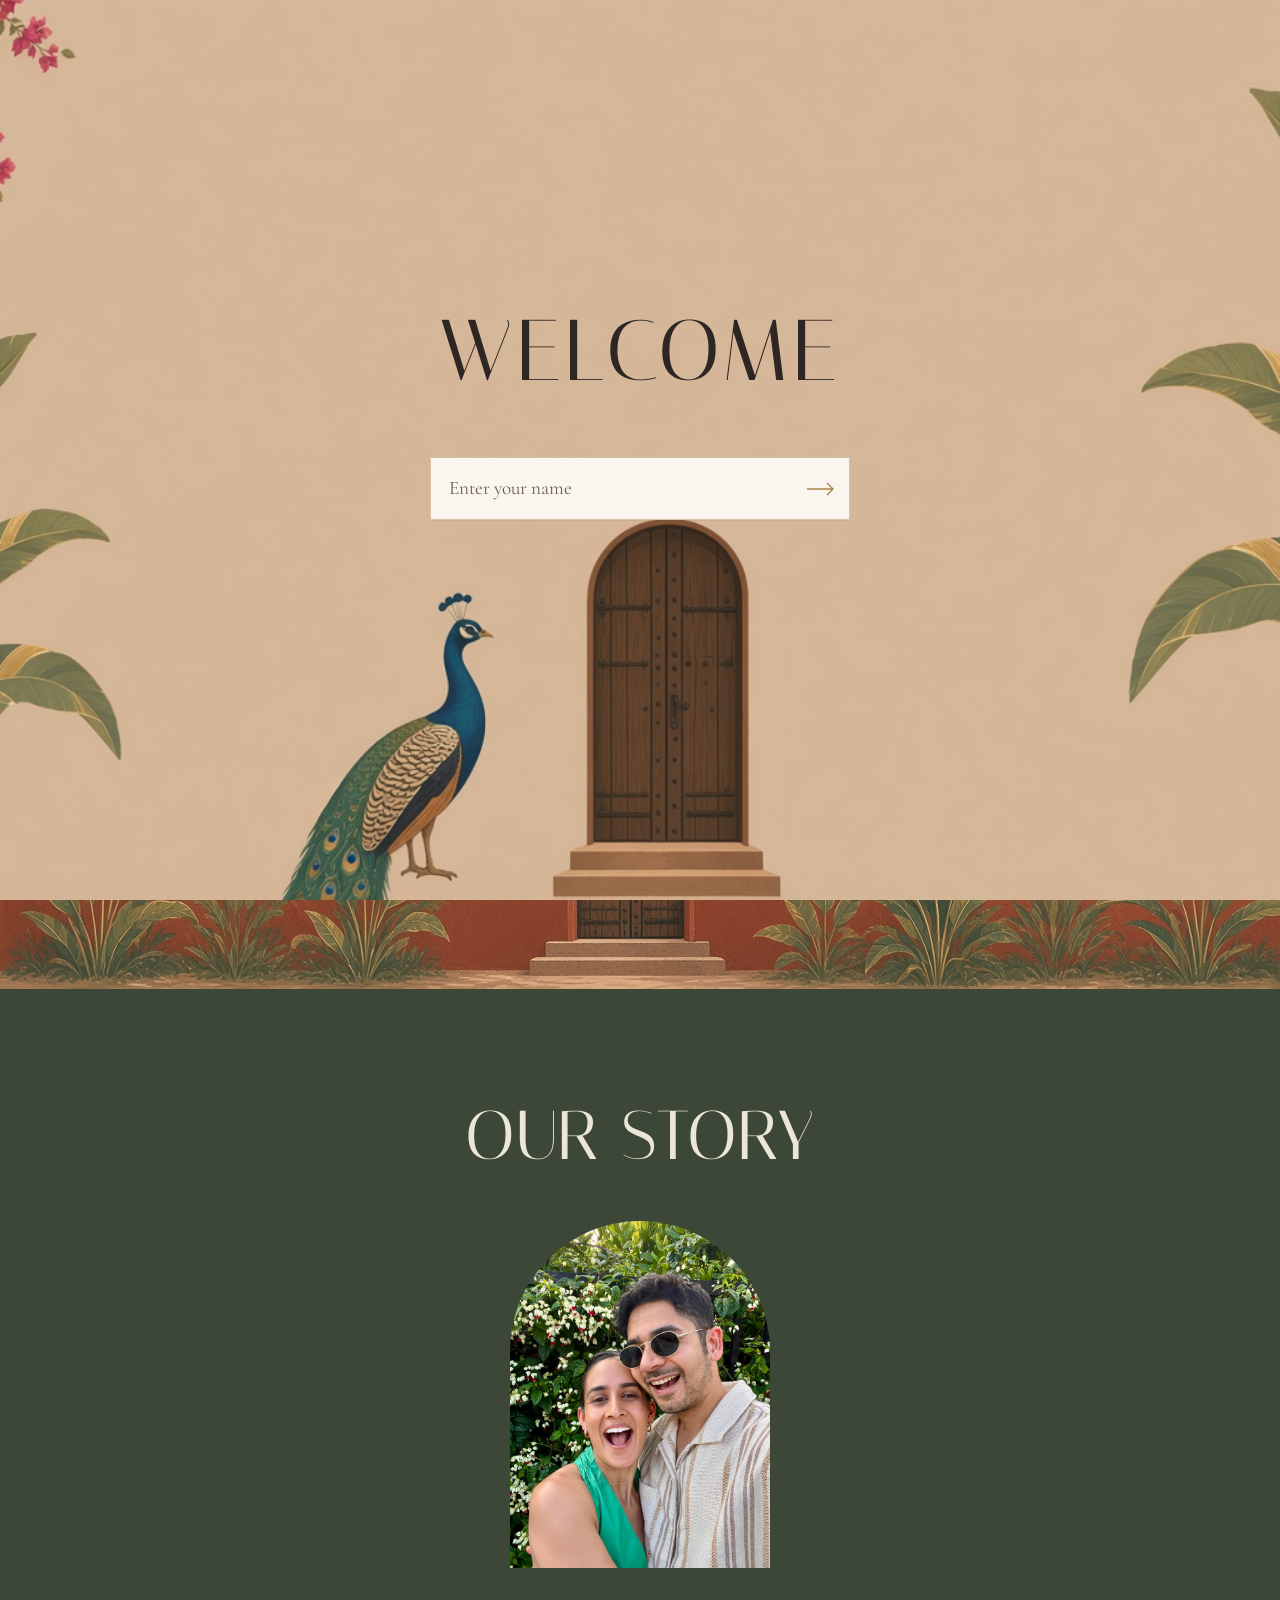
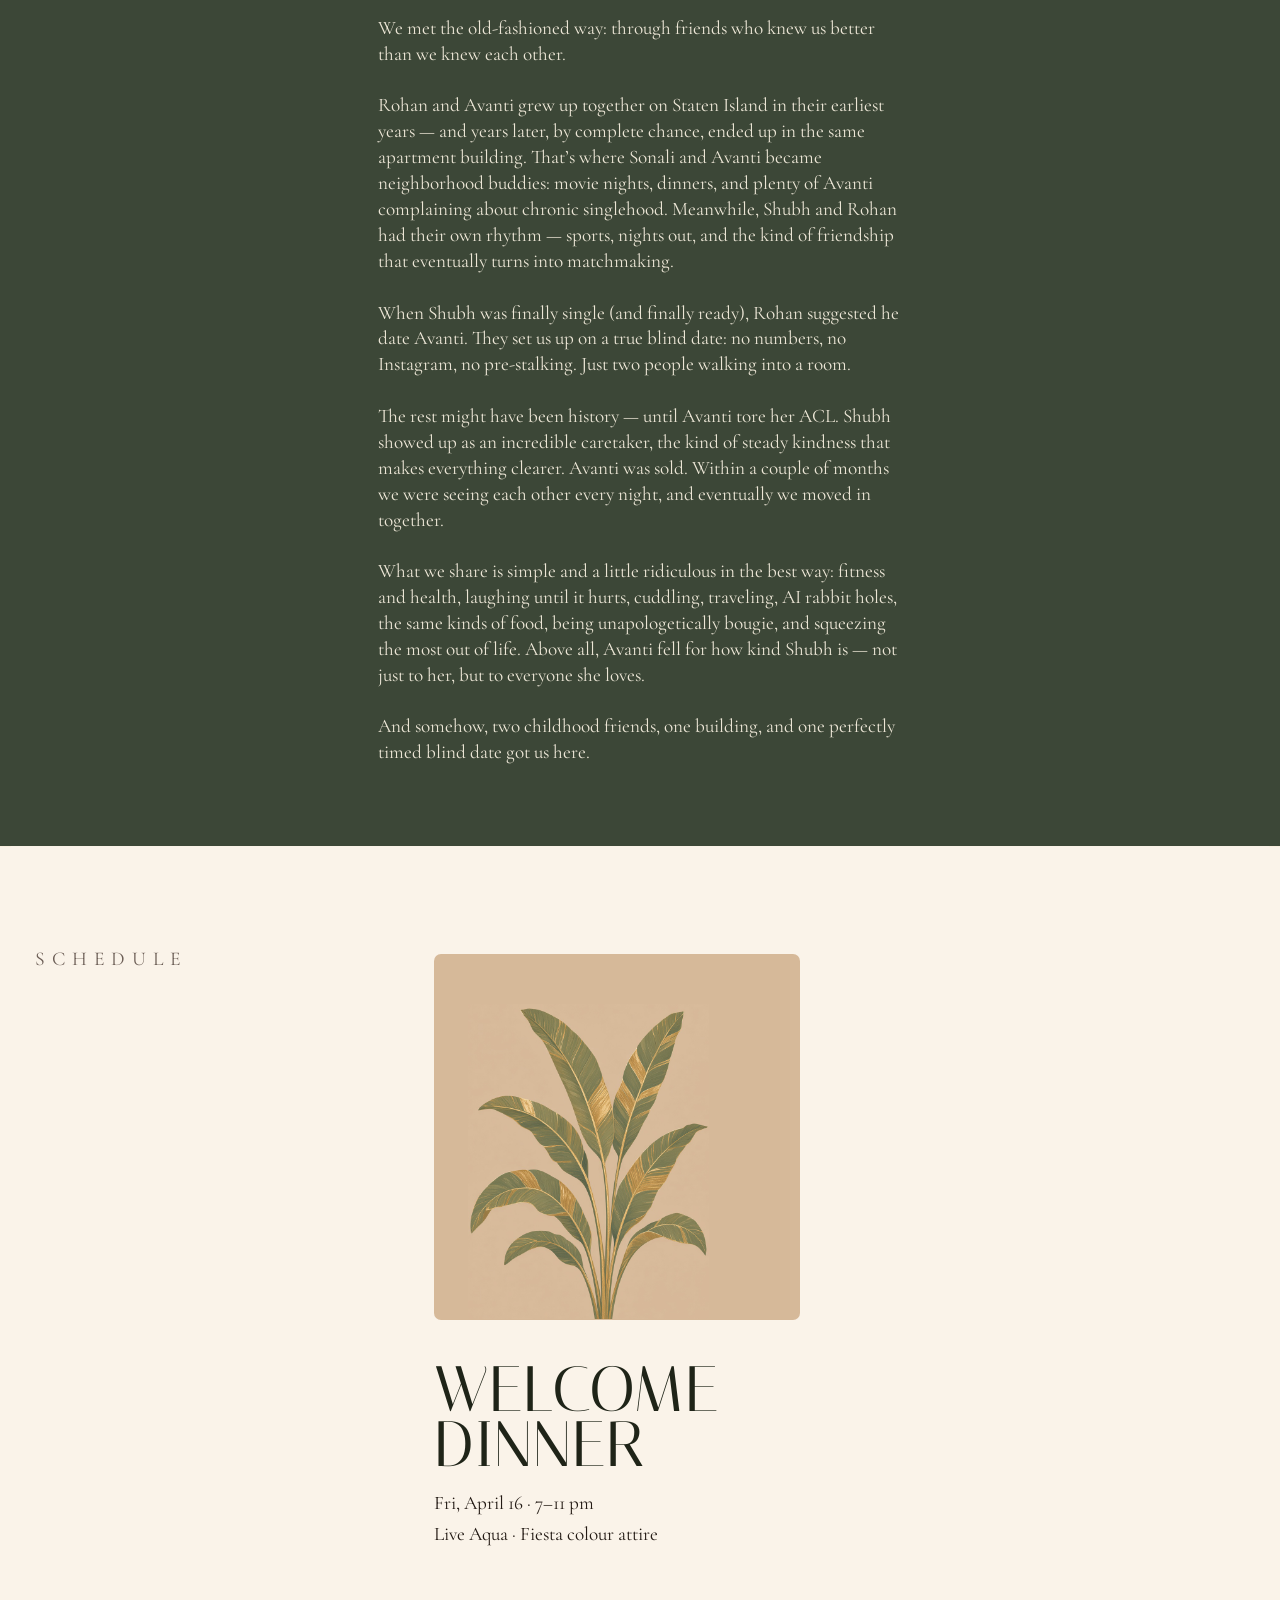
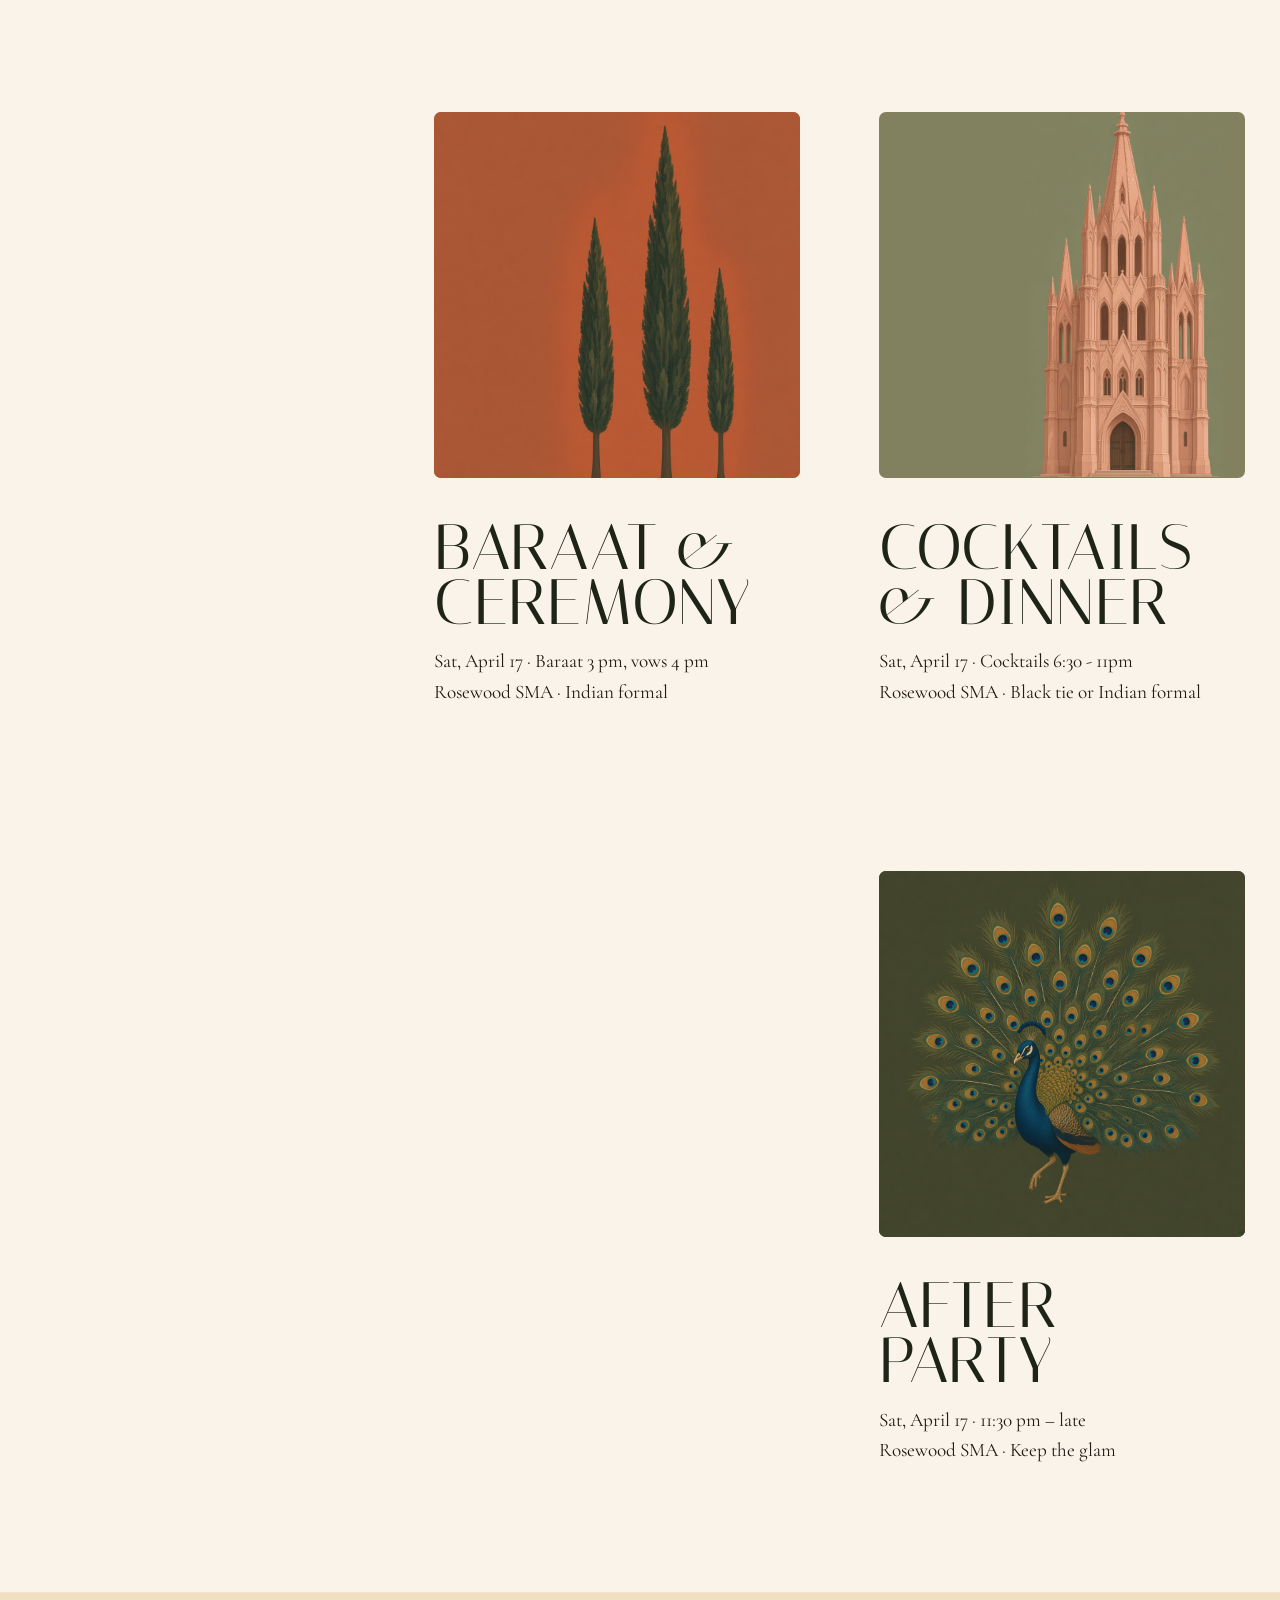
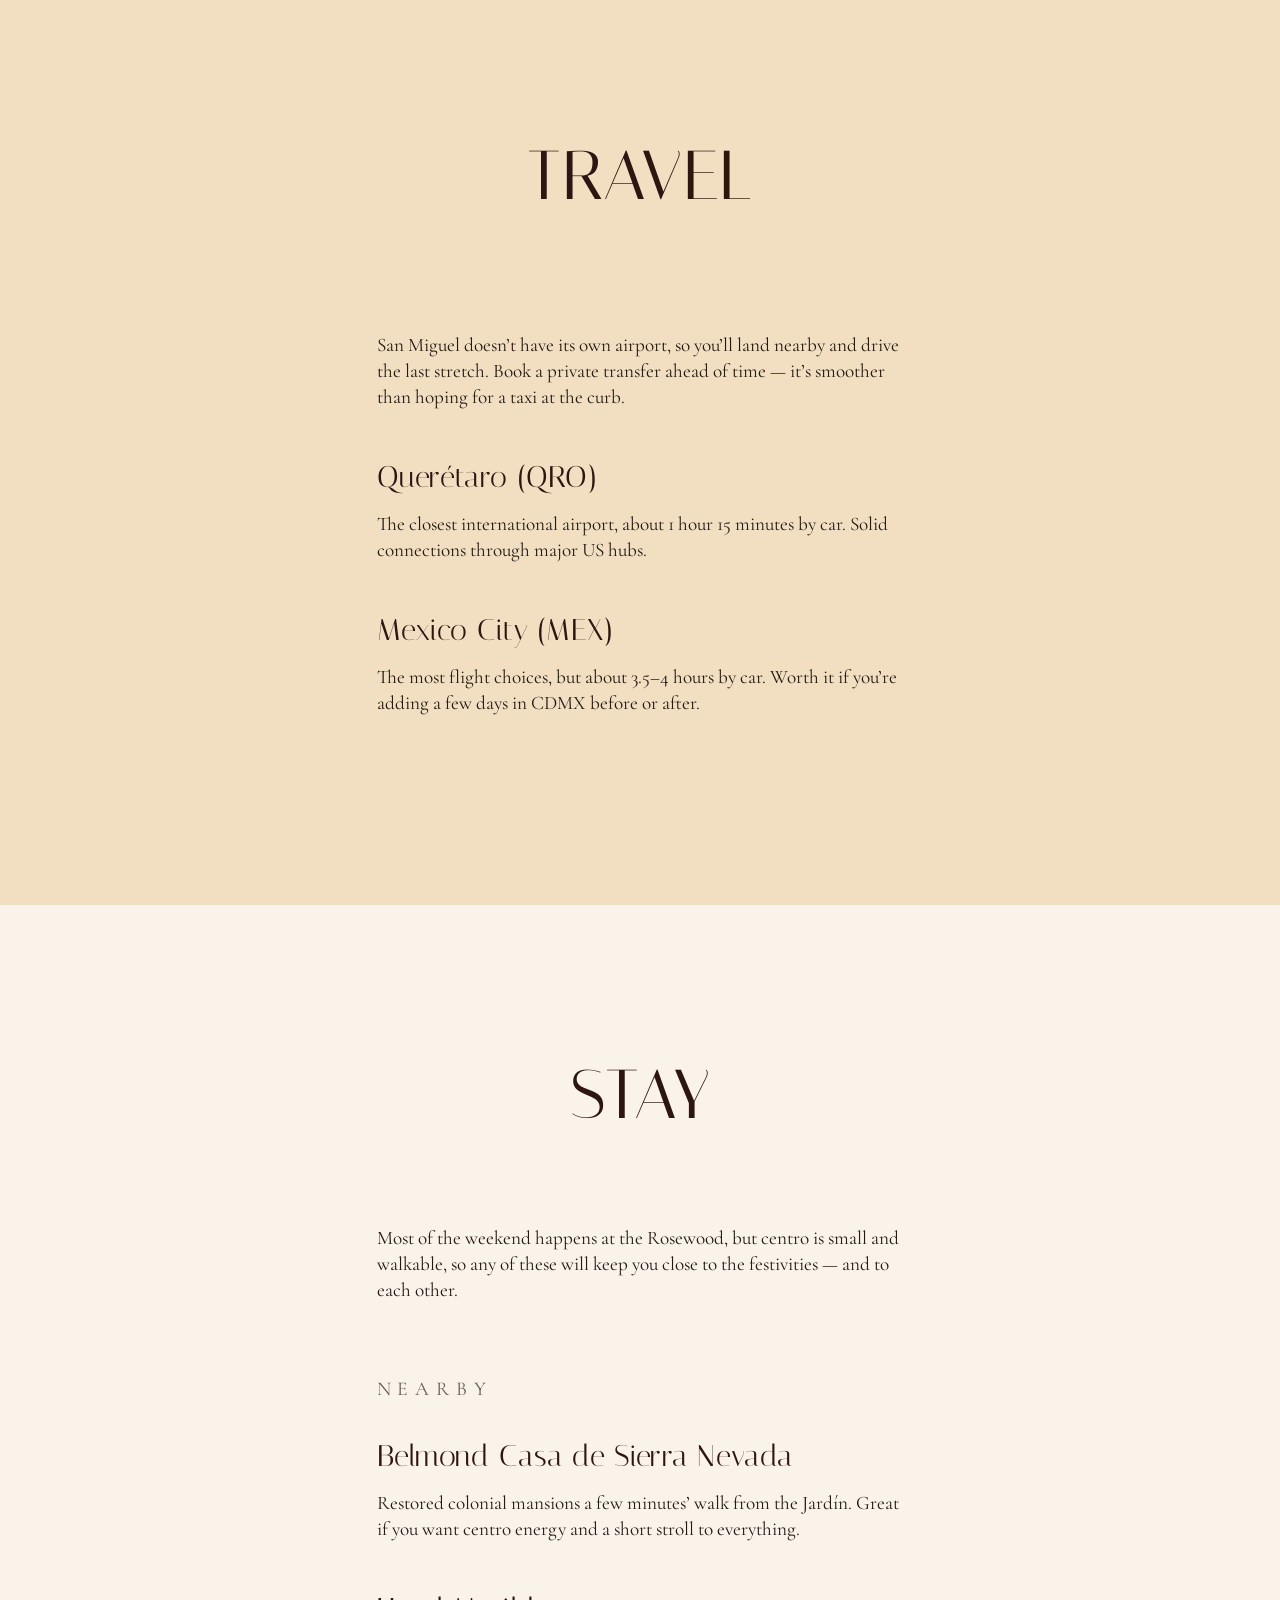
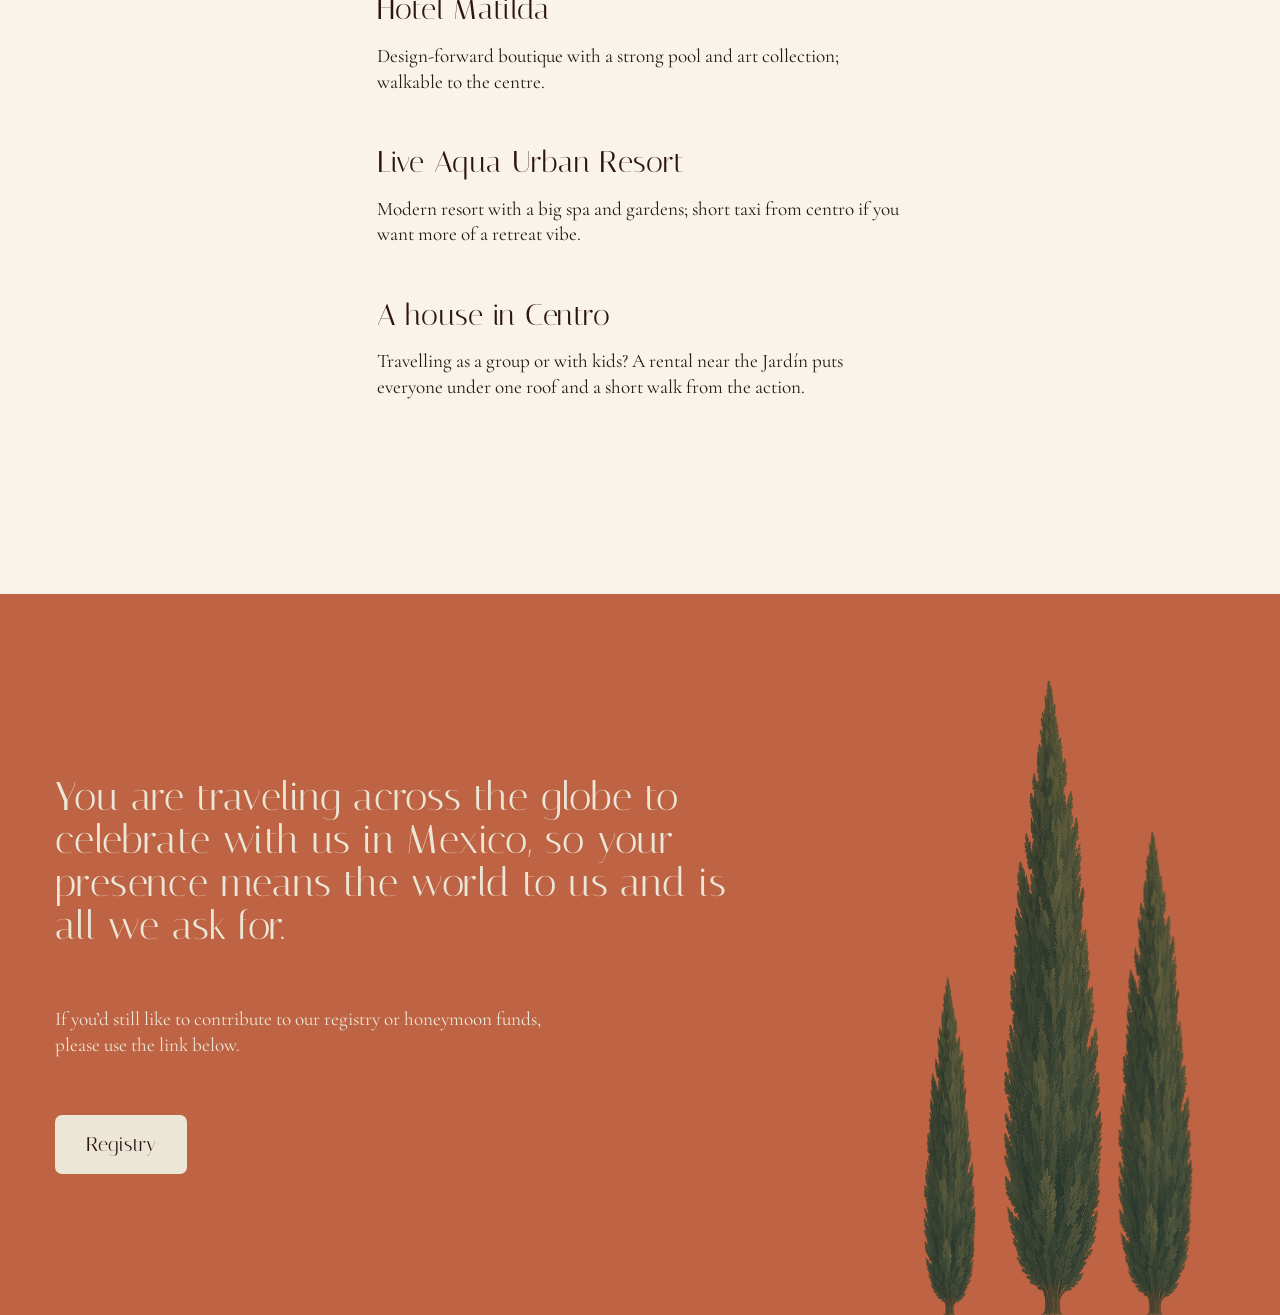
<file: index.html>
<!doctype html>
<html lang="en">
<head>
  <meta charset="utf-8">
  <meta name="viewport" content="width=device-width, initial-scale=1">
  <meta name="robots" content="noindex">
  <title>Avanti &amp; Shubh · San Miguel de Allende</title>
  <meta name="description" content="Avanti and Shubh are getting married in San Miguel de Allende, Mexico.">
  <link rel="preconnect" href="https://fonts.googleapis.com">
  <link rel="preconnect" href="https://fonts.gstatic.com" crossorigin>
  <link href="https://fonts.googleapis.com/css2?family=Cormorant+Garamond:ital,wght@0,300;0,400;0,500;1,300;1,400&family=Italiana&family=Dancing+Script&display=swap" rel="stylesheet">
  <link rel="stylesheet" href="styles.css">
  <!-- decide before first paint whether the Welcome gate shows (no guest code, or ?g= to start over) -->
  <script>
    (function () {
      var q = new URLSearchParams(location.search);
      if (!q.get("g") && (q.has("g") || !localStorage.getItem("g"))) document.documentElement.classList.add("gate");
    })();
  </script>
</head>
<body class="home" id="top">

<!-- Welcome gate: shown until the guest is identified (or arrives on a ?g= link). Removed by site.js. -->
<section class="welcome">
  <picture class="welcome-art">
    <source media="(max-width: 760px)" srcset="images/welcome-phone.jpg">
    <img src="images/welcome.jpg" alt="">
  </picture>
  <div class="welcome-card">
    <h1 class="welcome-title">Welcome</h1>

    <form class="welcome-form">
      <label class="sr-only" for="welcome-name">Your name</label>
      <input id="welcome-name" type="text" autocomplete="name" placeholder="Enter your name" required>
      <button type="submit" aria-label="Continue"><svg width="28" height="14" viewBox="0 0 28 14" fill="none" stroke="currentColor" stroke-width="1.4" aria-hidden="true"><path d="M0 7h26M20 1l6 6-6 6"/></svg></button>
    </form>

    <div class="welcome-pick" hidden>
      <p class="welcome-q"></p>
      <div class="pills welcome-options"></div>
      <p class="welcome-back"><a href="#">Try another name</a></p>
    </div>

    <div class="welcome-confirm" hidden>
      <p class="welcome-q"></p>
      <div class="welcome-actions">
        <button class="btn btn-dark welcome-yes" type="button">Yes, that’s us</button>
        <button class="btn btn-light welcome-no" type="button">Not me</button>
      </div>
    </div>

    <p class="welcome-miss" hidden>We couldn’t find that name. Try your full name as it appears on your invitation, or text us at [[PHONE]] and we’ll sort it out.</p>
  </div>
</section>

<nav class="nav" aria-label="Site">
  <button class="nav-toggle" type="button" aria-expanded="false" aria-controls="menu" aria-label="Menu">
    <svg class="ico-open" width="26" height="18" viewBox="0 0 26 18" fill="none" stroke="currentColor" stroke-width="1.5" aria-hidden="true"><path d="M0 1h26M0 9h26M0 17h26"/></svg>
    <svg class="ico-close" width="20" height="20" viewBox="0 0 20 20" fill="none" stroke="currentColor" stroke-width="1.5" aria-hidden="true"><path d="M1 1l18 18M19 1L1 19"/></svg>
  </button>
  <div class="nav-links" id="menu">
  <a href="#story">Our Story</a>
  <a href="#events">Schedule</a>
  <a href="#travel">Travel</a>
  <a href="#stay">Stay</a>
  <a href="#registry">Registry</a>
  <a class="nav-note" href="#note" hidden>Your note</a>
  </div>
  <a class="nav-switch" href="?g=">Not you?</a>
  <a class="nav-rsvp" href="[[RSVP_URL]]" target="_blank" rel="noopener">RSVP</a>
</nav>

<header class="hero">
  <div class="hero-head">
    <div>
      <p class="eyebrow">The wedding of</p>
      <h1><span class="line">Avanti</span> <span class="line"><span class="amp">&amp;</span> Shubh</span></h1>
    </div>
    <p class="hero-when">April 16 – 17<br>San Miguel de Allende, MX</p>
  </div>
  <img class="hero-art" src="images/hero-wide.jpg" width="1280" height="720"
       alt="Painting of a long terracotta wall with an arched wooden door, cypress trees, bougainvillea and a peacock">
</header>

<main>
  <section id="story" class="band band-forest story">
    <h2>Our Story</h2>
    <figure class="story-photo"><img src="images/us.jpg" alt="Avanti and Shubh laughing together outdoors"></figure>
    <div class="prose">
      <p>We met the old-fashioned way: through friends who knew us better than we knew each other.</p>
      <p>Rohan and Avanti grew up together on Staten Island in their earliest years — and years later, by complete chance, ended up in the same apartment building. That’s where Sonali and Avanti became neighborhood buddies: movie nights, dinners, and plenty of Avanti complaining about chronic singlehood. Meanwhile, Shubh and Rohan had their own rhythm — sports, nights out, and the kind of friendship that eventually turns into matchmaking.</p>
      <p>When Shubh was finally single (and finally ready), Rohan suggested he date Avanti. They set us up on a true blind date: no numbers, no Instagram, no pre-stalking. Just two people walking into a room.</p>
      <p>The rest might have been history — until Avanti tore her ACL. Shubh showed up as an incredible caretaker, the kind of steady kindness that makes everything clearer. Avanti was sold. Within a couple of months we were seeing each other every night, and eventually we moved in together.</p>
      <p>What we share is simple and a little ridiculous in the best way: fitness and health, laughing until it hurts, cuddling, traveling, AI rabbit holes, the same kinds of food, being unapologetically bougie, and squeezing the most out of life. Above all, Avanti fell for how kind Shubh is — not just to her, but to everyone she loves.</p>
      <p>And somehow, two childhood friends, one building, and one perfectly timed blind date got us here.</p>
    </div>
  </section>

  <section id="events" class="events">
    <div class="events-head">
      <p class="eyebrow">Schedule</p>
      <p class="events-invite" hidden></p>
    </div>
    <div class="event-grid">
      <article class="event ev-welcome">
        <div class="event-card"><div class="art"><img src="images/piece-welcome.jpg" alt=""></div></div>
        <h3>Welcome<br>Dinner</h3>
        <p class="event-when">Fri, April 16 · 7–11 pm</p>
        <p class="event-where">Live Aqua · Fiesta colour attire</p>
      </article>

      <article class="event ev-ceremony">
        <div class="event-card"><div class="art"><img src="images/piece-mandap.jpg" alt=""></div></div>
        <h3>Baraat &amp;<br>Ceremony</h3>
        <p class="event-when">Sat, April 17 · Baraat 3 pm, vows 4 pm</p>
        <p class="event-where">Rosewood SMA · Indian formal</p>
      </article>

      <article class="event ev-reception">
        <div class="event-card"><div class="art"><img src="images/piece-ceremony.jpg" alt=""></div></div>
        <h3>Cocktails<br>&amp; Dinner</h3>
        <p class="event-when">Sat, April 17 · Cocktails 6:30 - 11pm</p>
        <p class="event-where">Rosewood SMA · Black tie or Indian formal</p>
      </article>

      <article class="event ev-after">
        <div class="event-card"><div class="art"><img src="images/piece-afterparty-dance.jpg" alt=""></div></div>
        <h3>After<br>Party</h3>
        <p class="event-when">Sat, April 17 · 11:30 pm – late</p>
        <p class="event-where">Rosewood SMA · Keep the glam</p>
      </article>
    </div>
  </section>

  <section id="travel" class="band band-tan travel">
    <h2>Travel</h2>
    <div class="col">
      <p>San Miguel doesn’t have its own airport, so you’ll land nearby and drive the last stretch. Book a private transfer ahead of time — it’s smoother than hoping for a taxi at the curb.</p>
      <h3>Querétaro (QRO)</h3>
      <p>The closest international airport, about 1 hour 15 minutes by car. Solid connections through major US hubs.</p>
      <h3>Mexico City (MEX)</h3>
      <p>The most flight choices, but about 3.5–4 hours by car. Worth it if you’re adding a few days in CDMX before or after.</p>
    </div>
  </section>

  <section id="stay" class="stay">
    <h2>Stay</h2>
    <div class="col">
      <p>Most of the weekend happens at the Rosewood, but centro is small and walkable, so any of these will keep you close to the festivities — and to each other.</p>

      <p class="eyebrow">Nearby</p>
      <h3>Belmond Casa de Sierra Nevada</h3>
      <p>Restored colonial mansions a few minutes’ walk from the Jardín. Great if you want centro energy and a short stroll to everything.</p>
      <h3>Hotel Matilda</h3>
      <p>Design-forward boutique with a strong pool and art collection; walkable to the centre.</p>
      <h3>Live Aqua Urban Resort</h3>
      <p>Modern resort with a big spa and gardens; short taxi from centro if you want more of a retreat vibe.</p>
      <h3>A house in Centro</h3>
      <p>Travelling as a group or with kids? A rental near the Jardín puts everyone under one roof and a short walk from the action.</p>
    </div>
  </section>

  <section id="registry" class="band band-terracotta registry">
    <div class="wide">
      <p class="registry-lead">You are traveling across the globe to celebrate with us in Mexico, so your presence means the world to us and is all we ask for.</p>
      <p class="registry-note">If you’d still like to contribute to our registry or honeymoon funds, please use the link below.</p>
      <a class="btn btn-light" href="[[REGISTRY_URL]]" target="_blank" rel="noopener">Registry</a>
    </div>
    <img class="cypress c1" src="images/cypress.png" alt="">
    <img class="cypress c2" src="images/cypress.png" alt="">
    <img class="cypress c3" src="images/cypress.png" alt="">
  </section>

</main>

<!-- Personal note, opened once the guest is identified; reopened from "Your note" in the nav -->
<dialog class="note">
  <figure class="note-photo" hidden><img alt=""></figure>
  <h2 class="note-name g-household"></h2>
  <div class="prose note-memory"></div>
  <p class="note-aside" hidden></p>
  <p class="note-sign">With love,<br>Avanti &amp; Shubh</p>
  <form class="note-close" method="dialog"><button type="submit" aria-label="Close"><svg viewBox="0 0 18 18" width="18" height="18" aria-hidden="true"><path d="M4.5 4.5l9 9M13.5 4.5l-9 9" fill="none" stroke="currentColor" stroke-width="1.5" stroke-linecap="round"/></svg></button></form>
</dialog>

<script src="site.js"></script>
</body>
</html>
</file>
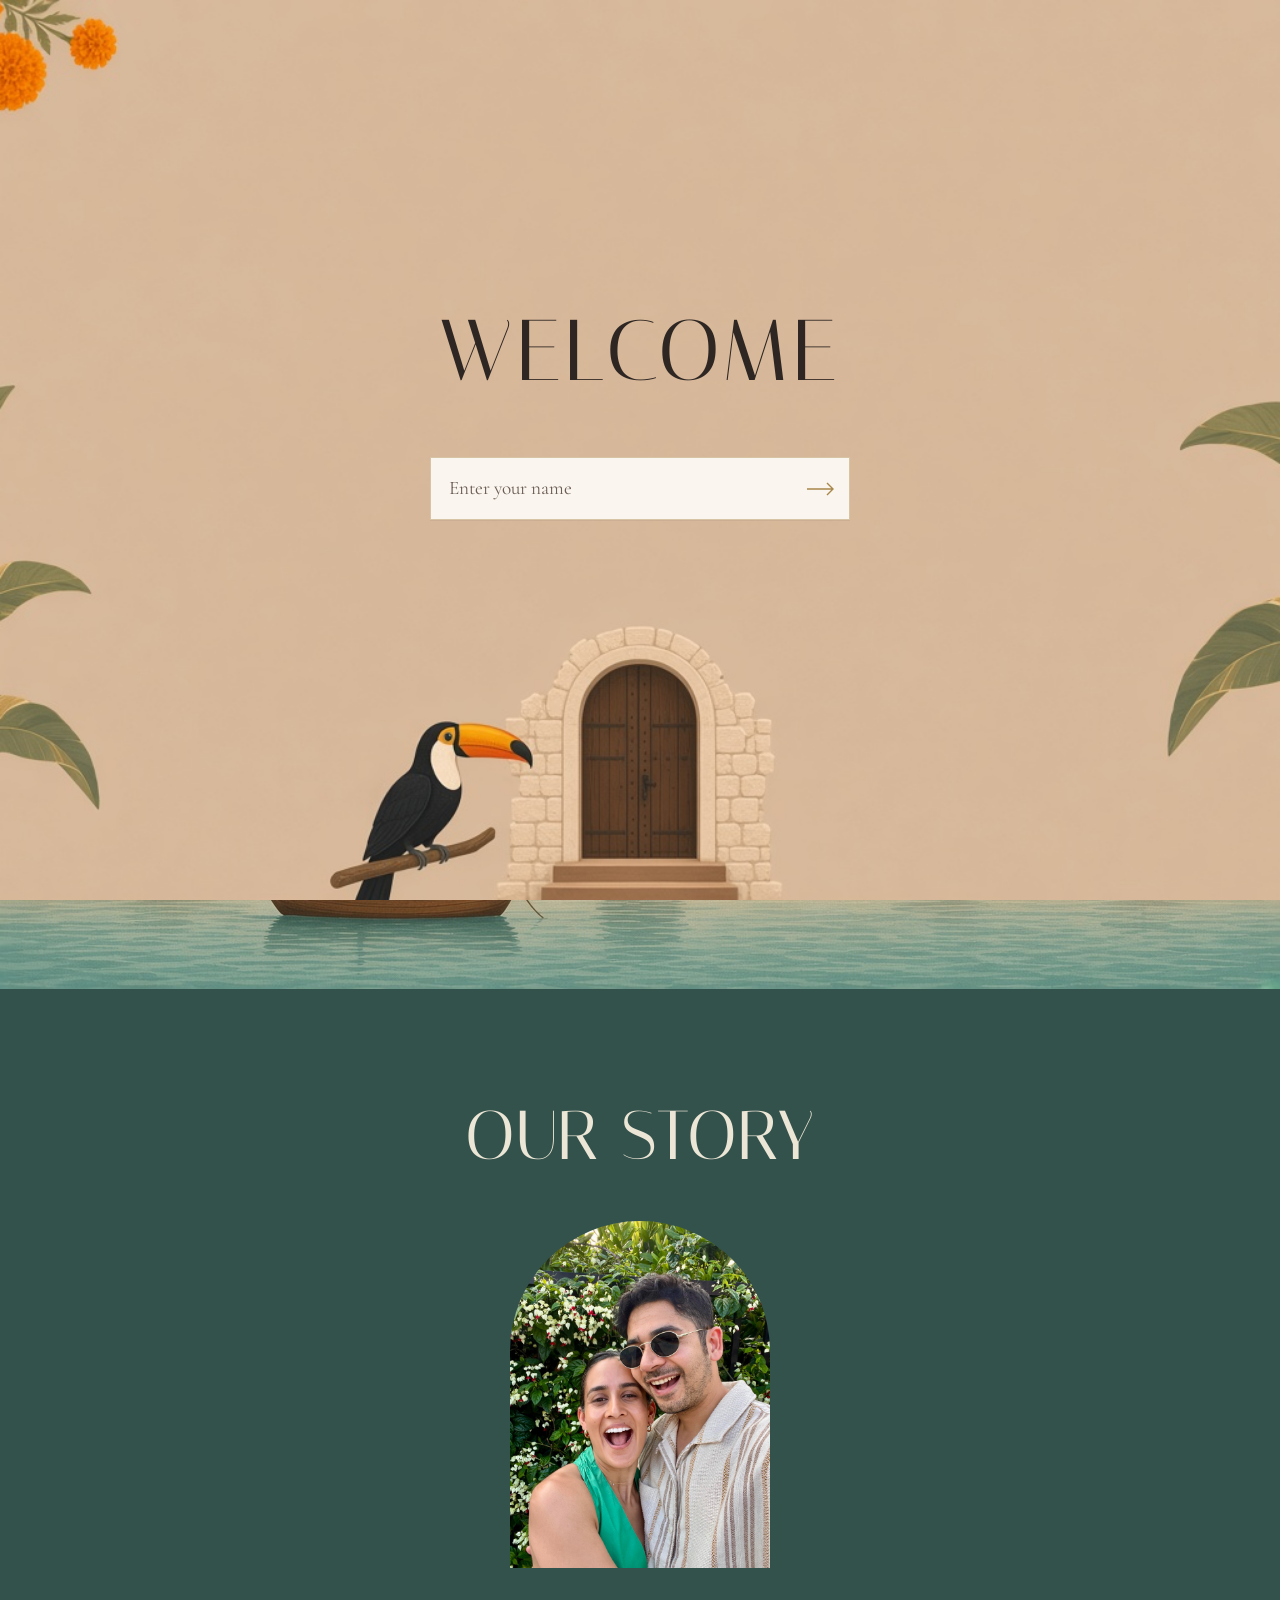
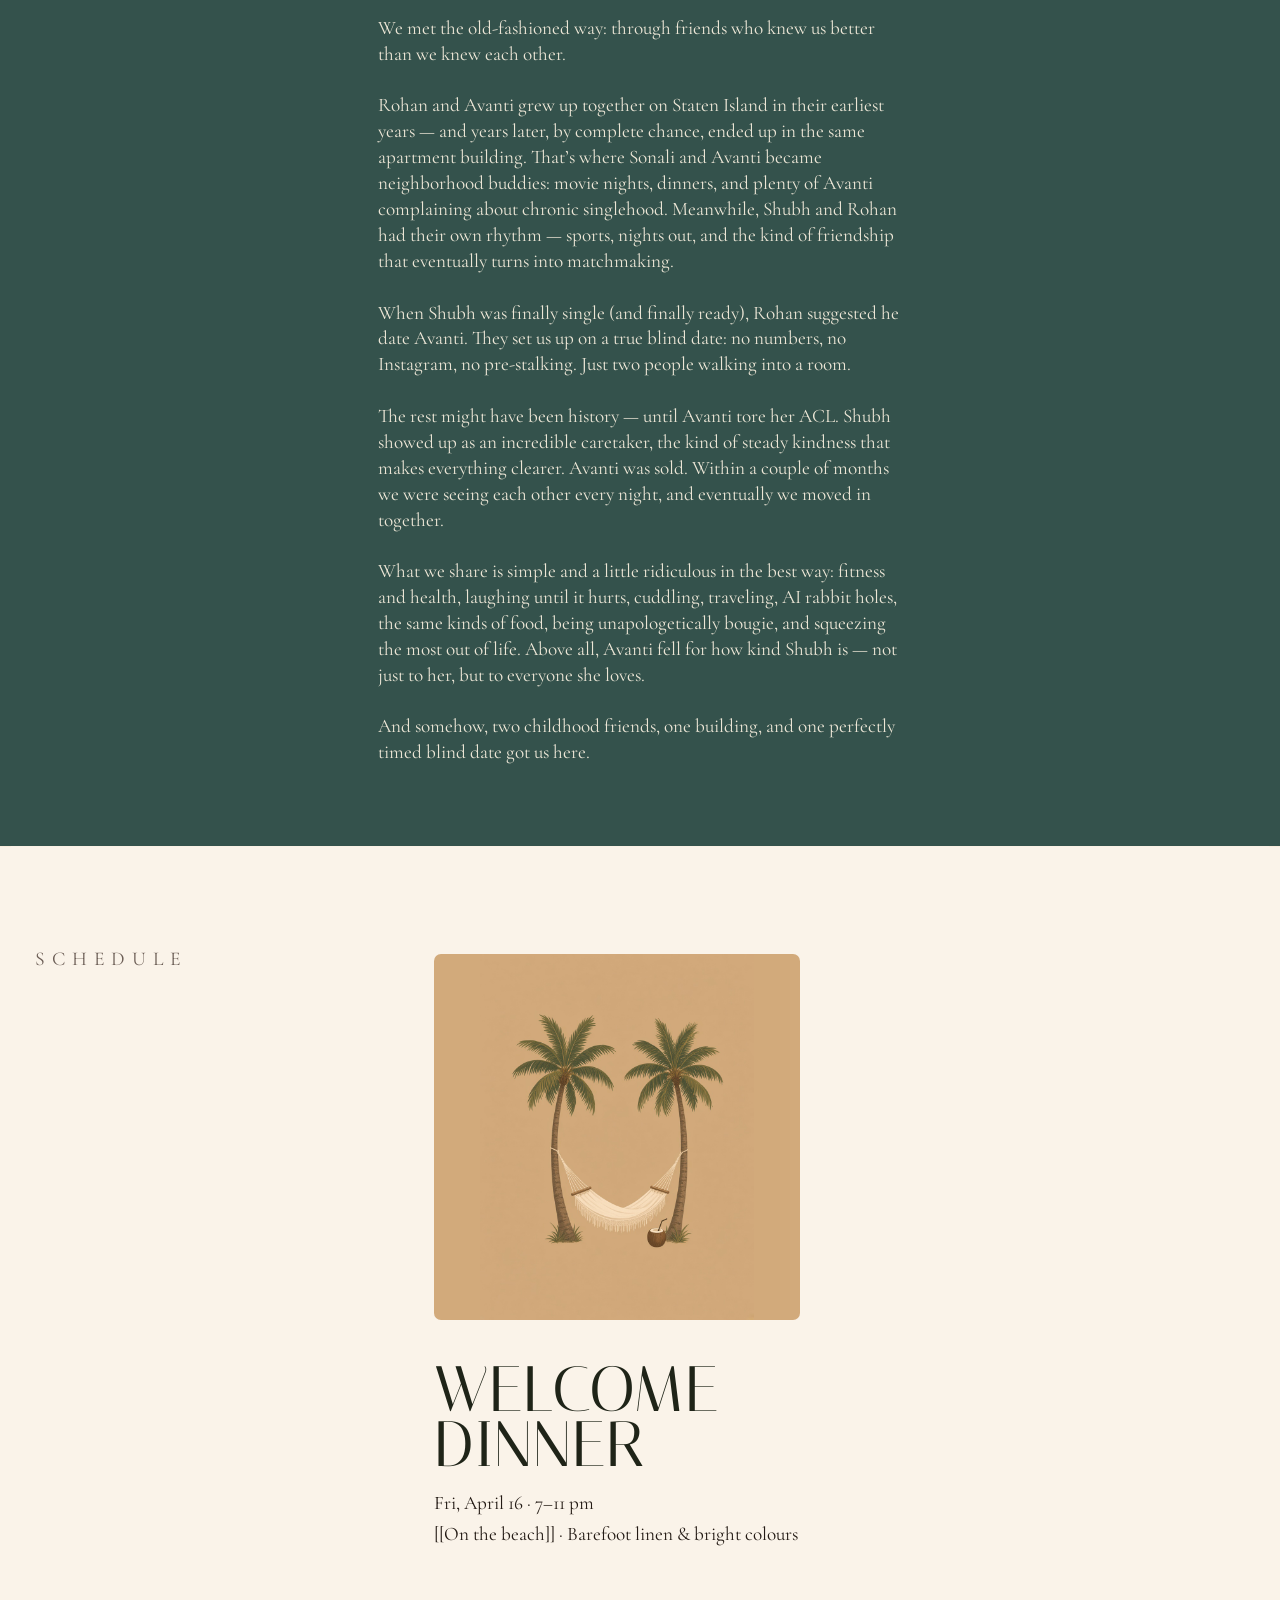
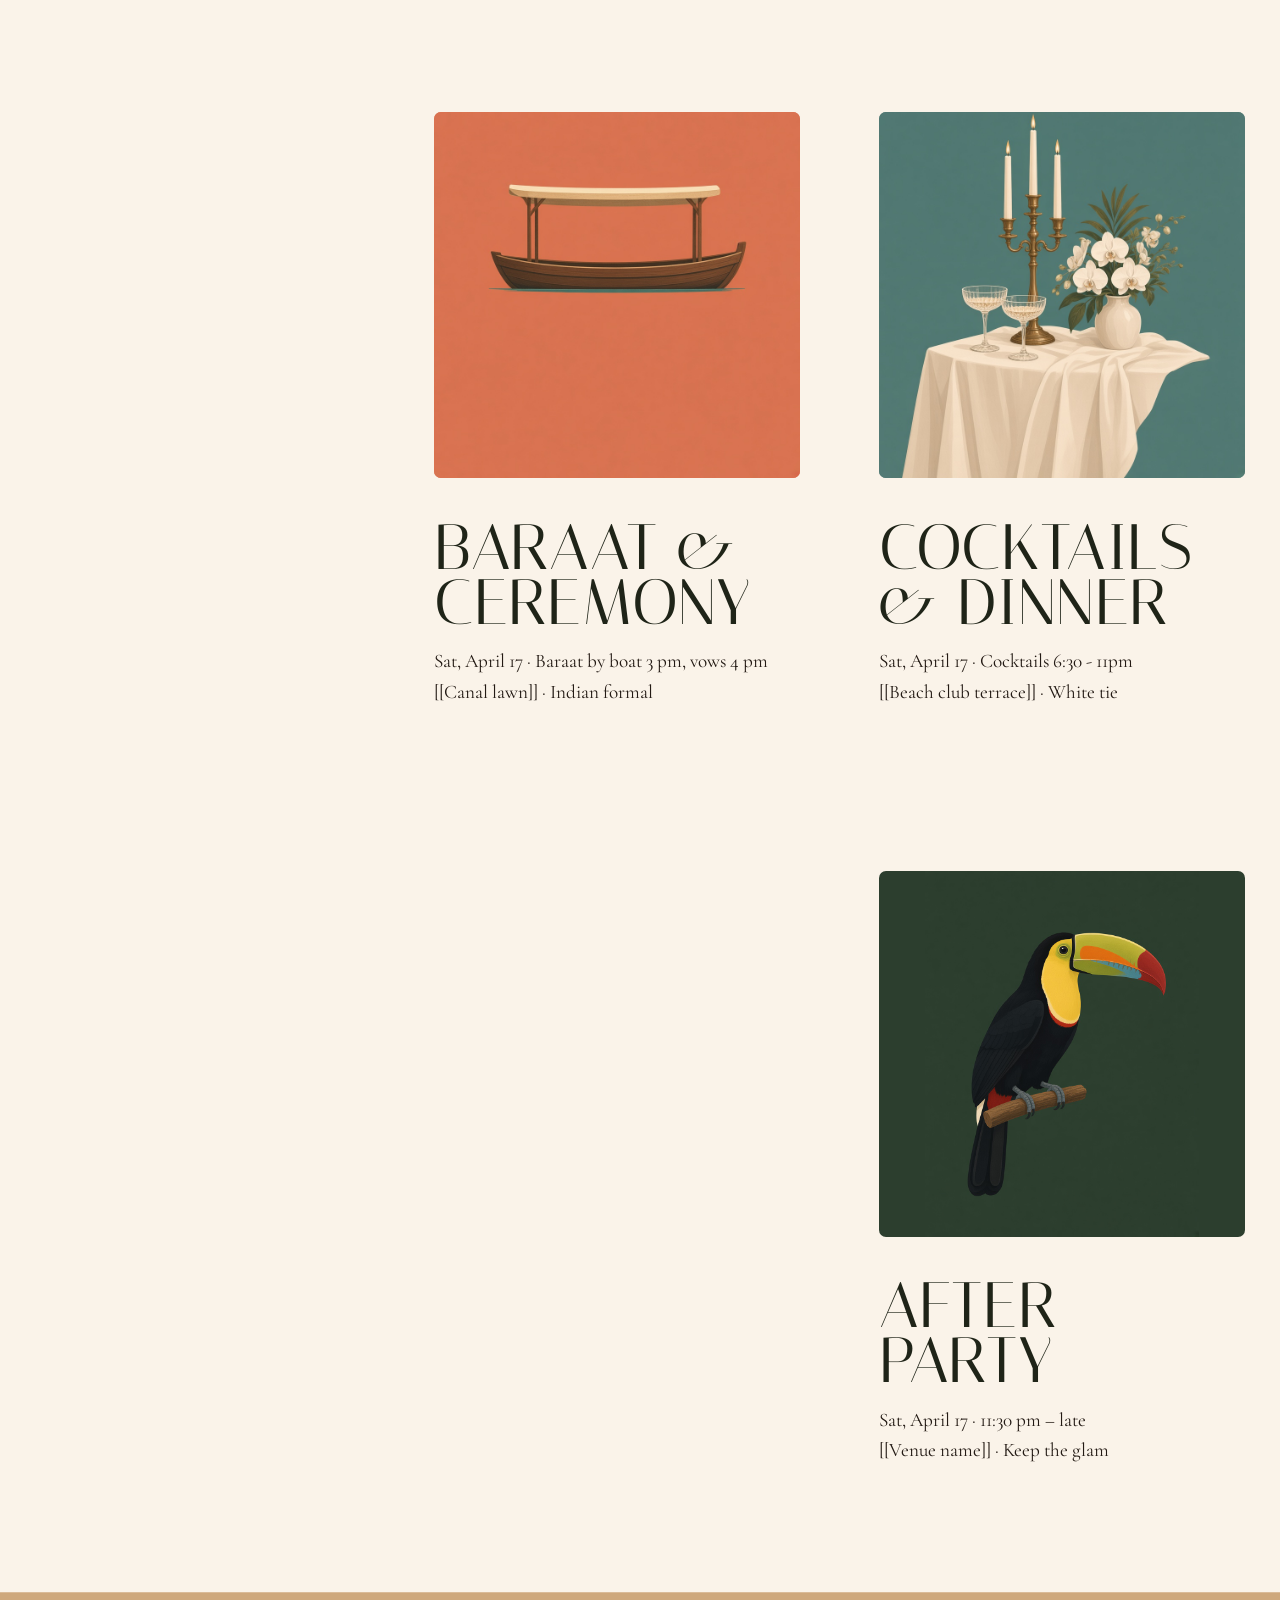
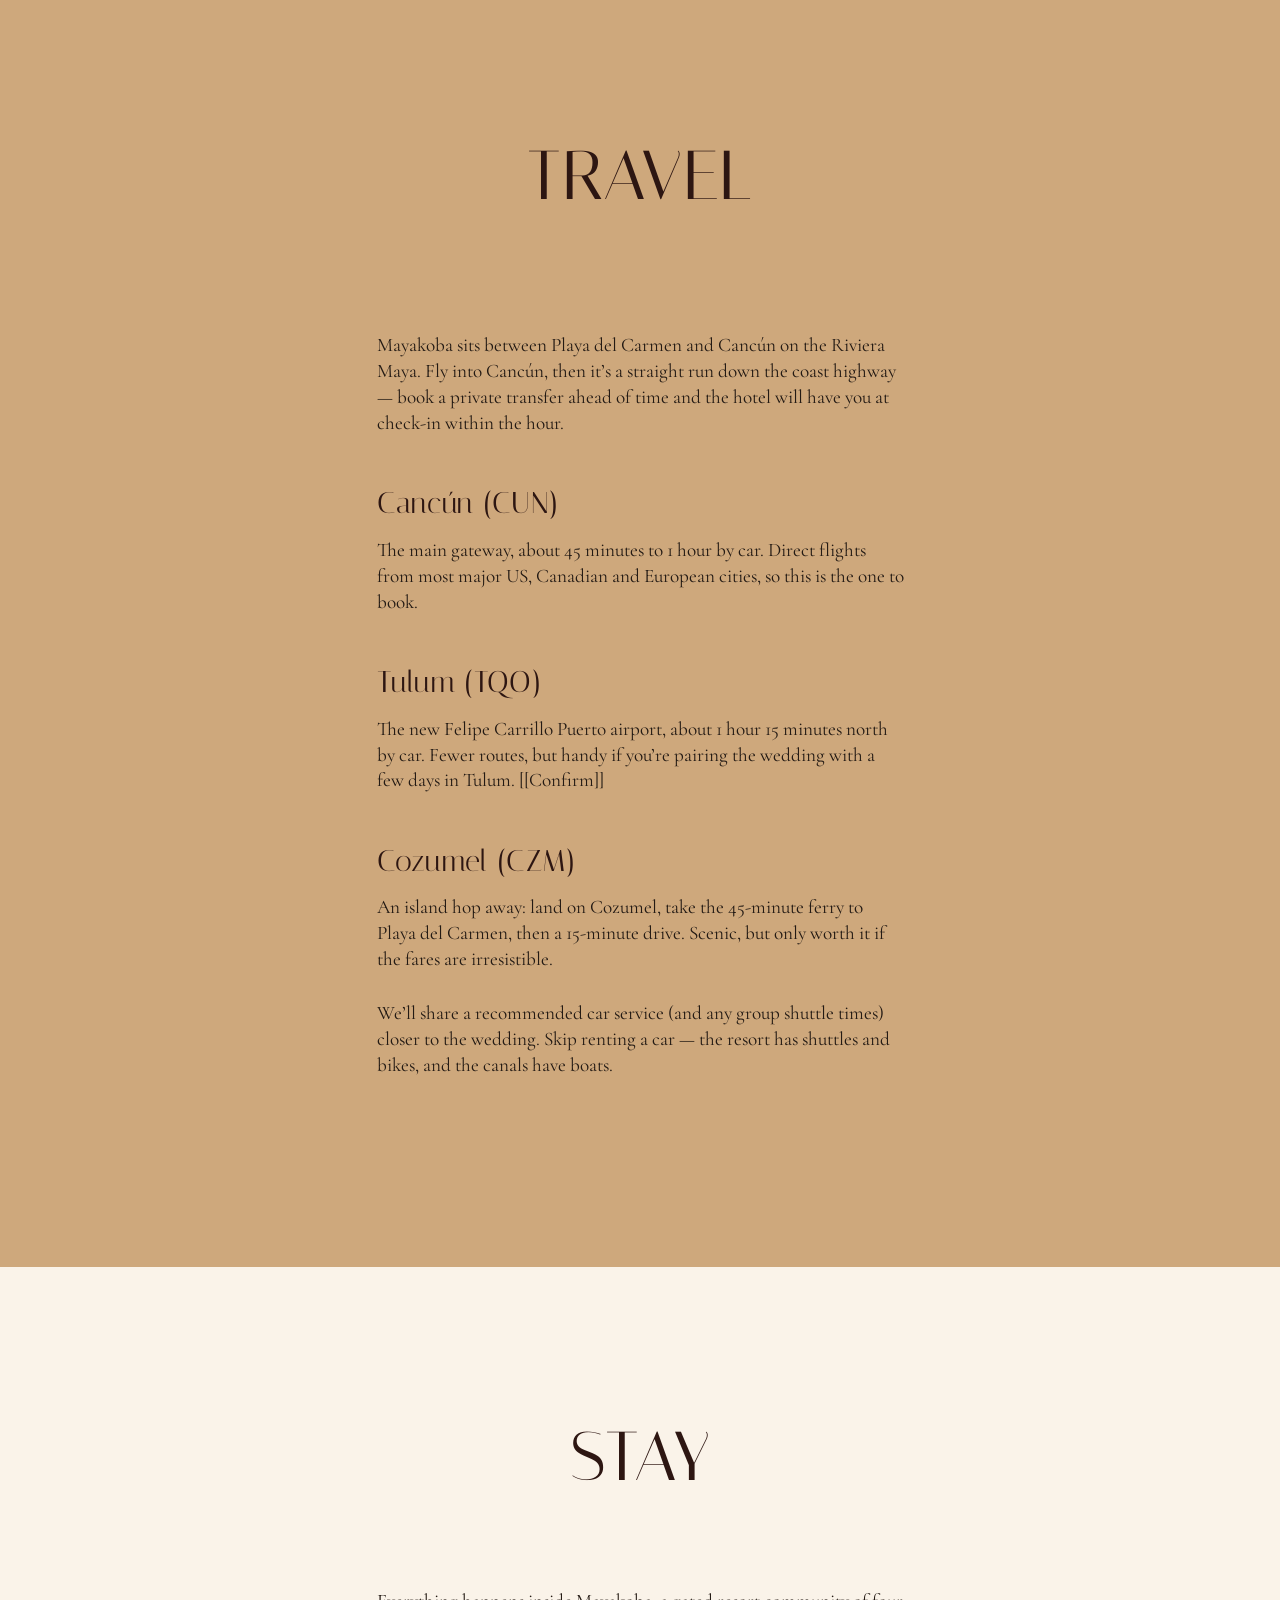
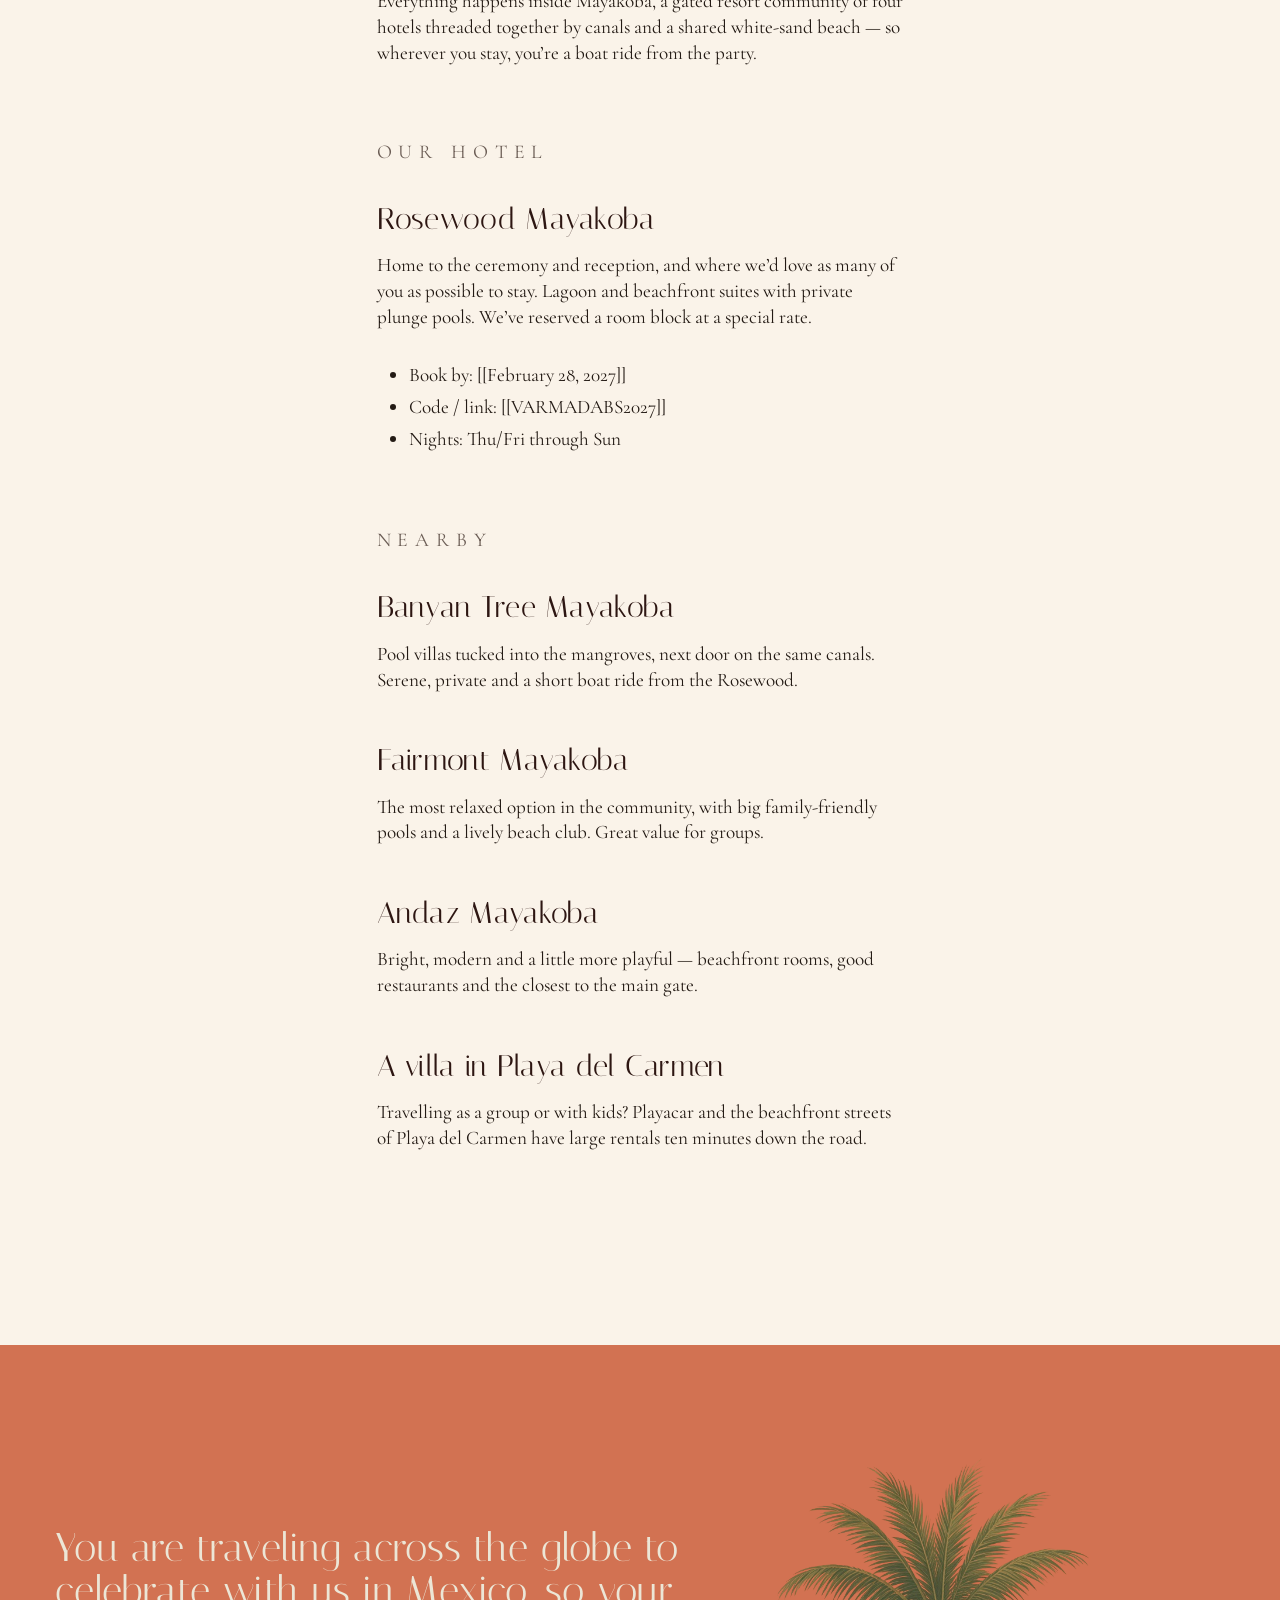
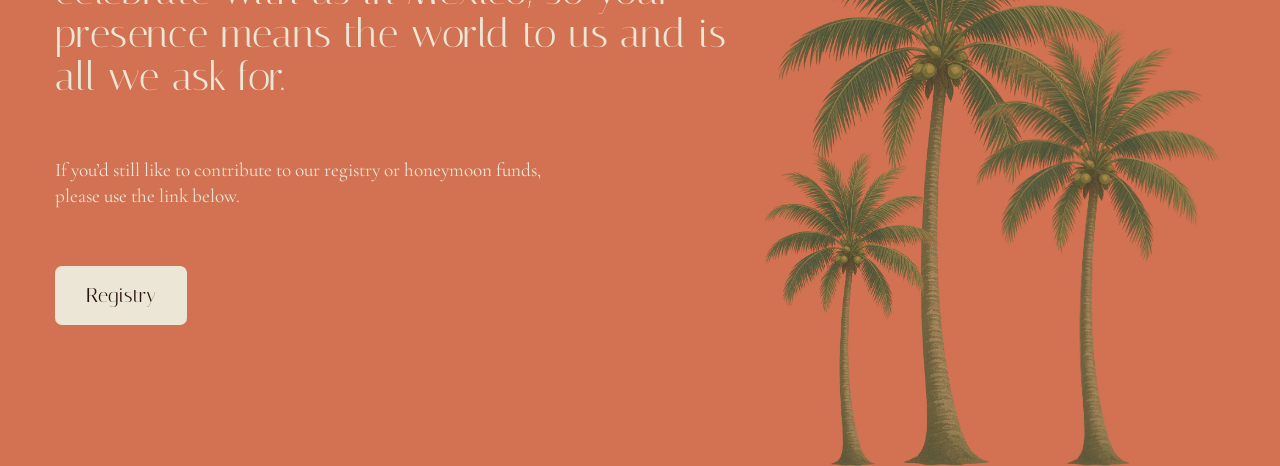
<file: mayakoba.html>
<!doctype html>
<html lang="en">
<head>
  <meta charset="utf-8">
  <meta name="viewport" content="width=device-width, initial-scale=1">
  <meta name="robots" content="noindex">
  <title>Avanti &amp; Shubh · Mayakoba</title>
  <meta name="description" content="Avanti and Shubh are getting married at Rosewood Mayakoba on the Riviera Maya, Mexico.">
  <link rel="preconnect" href="https://fonts.googleapis.com">
  <link rel="preconnect" href="https://fonts.gstatic.com" crossorigin>
  <link href="https://fonts.googleapis.com/css2?family=Cormorant+Garamond:ital,wght@0,300;0,400;0,500;1,300;1,400&family=Italiana&family=Dancing+Script&display=swap" rel="stylesheet">
  <link rel="stylesheet" href="styles.css">
  <!-- decide before first paint whether the Welcome gate shows (no guest code, or ?g= to start over) -->
  <script>
    (function () {
      var q = new URLSearchParams(location.search);
      if (!q.get("g") && (q.has("g") || !localStorage.getItem("g"))) document.documentElement.classList.add("gate");
    })();
  </script>
  <link rel="stylesheet" href="mayakoba.css">
</head>
<body class="home mk" id="top">

<!-- Welcome gate: shown until the guest is identified (or arrives on a ?g= link). Removed by site.js. -->
<section class="welcome">
  <picture class="welcome-art">
    <source media="(max-width: 760px)" srcset="images/mayakoba/welcome-phone.jpg">
    <img src="images/mayakoba/welcome.jpg" alt="">
  </picture>
  <div class="welcome-card">
    <h1 class="welcome-title">Welcome</h1>

    <form class="welcome-form">
      <label class="sr-only" for="welcome-name">Your name</label>
      <input id="welcome-name" type="text" autocomplete="name" placeholder="Enter your name" required>
      <button type="submit" aria-label="Continue"><svg width="28" height="14" viewBox="0 0 28 14" fill="none" stroke="currentColor" stroke-width="1.4" aria-hidden="true"><path d="M0 7h26M20 1l6 6-6 6"/></svg></button>
    </form>

    <div class="welcome-pick" hidden>
      <p class="welcome-q"></p>
      <div class="pills welcome-options"></div>
      <p class="welcome-back"><a href="#">Try another name</a></p>
    </div>

    <div class="welcome-confirm" hidden>
      <p class="welcome-q"></p>
      <div class="welcome-actions">
        <button class="btn btn-dark welcome-yes" type="button">Yes, that’s us</button>
        <button class="btn btn-light welcome-no" type="button">Not me</button>
      </div>
    </div>

    <p class="welcome-miss" hidden>We couldn’t find that name. Try your full name as it appears on your invitation, or text us at [[PHONE]] and we’ll sort it out.</p>
  </div>
</section>

<nav class="nav" aria-label="Site">
  <button class="nav-toggle" type="button" aria-expanded="false" aria-controls="menu" aria-label="Menu">
    <svg class="ico-open" width="26" height="18" viewBox="0 0 26 18" fill="none" stroke="currentColor" stroke-width="1.5" aria-hidden="true"><path d="M0 1h26M0 9h26M0 17h26"/></svg>
    <svg class="ico-close" width="20" height="20" viewBox="0 0 20 20" fill="none" stroke="currentColor" stroke-width="1.5" aria-hidden="true"><path d="M1 1l18 18M19 1L1 19"/></svg>
  </button>
  <div class="nav-links" id="menu">
  <a href="#story">Our Story</a>
  <a href="#events">Schedule</a>
  <a href="#travel">Travel</a>
  <a href="#stay">Stay</a>
  <a href="#registry">Registry</a>
  <a class="nav-note" href="#note" hidden>Your note</a>
  </div>
  <a class="nav-switch" href="?g=">Not you?</a>
  <a class="nav-rsvp" href="[[RSVP_URL]]" target="_blank" rel="noopener">RSVP</a>
</nav>

<header class="hero">
  <div class="hero-head">
    <div>
      <p class="eyebrow">The wedding of</p>
      <h1><span class="line">Avanti</span> <span class="line"><span class="amp">&amp;</span> Shubh</span></h1>
    </div>
    <p class="hero-when">April 16 – 17<br>Mayakoba, Riviera Maya, MX</p>
  </div>
  <img class="hero-art" src="images/mayakoba/hero.jpg" width="1280" height="720"
       alt="Painting of a white sand beach with striped umbrellas, a wooden boat on a turquoise canal, coconut palms, and a white stone wall with a gate hung with marigold garlands">
</header>

<main>
  <section id="story" class="band band-forest story">
    <h2>Our Story</h2>
    <figure class="story-photo"><img src="images/us.jpg" alt="Avanti and Shubh laughing together outdoors"></figure>
    <div class="prose">
      <p>We met the old-fashioned way: through friends who knew us better than we knew each other.</p>
      <p>Rohan and Avanti grew up together on Staten Island in their earliest years — and years later, by complete chance, ended up in the same apartment building. That’s where Sonali and Avanti became neighborhood buddies: movie nights, dinners, and plenty of Avanti complaining about chronic singlehood. Meanwhile, Shubh and Rohan had their own rhythm — sports, nights out, and the kind of friendship that eventually turns into matchmaking.</p>
      <p>When Shubh was finally single (and finally ready), Rohan suggested he date Avanti. They set us up on a true blind date: no numbers, no Instagram, no pre-stalking. Just two people walking into a room.</p>
      <p>The rest might have been history — until Avanti tore her ACL. Shubh showed up as an incredible caretaker, the kind of steady kindness that makes everything clearer. Avanti was sold. Within a couple of months we were seeing each other every night, and eventually we moved in together.</p>
      <p>What we share is simple and a little ridiculous in the best way: fitness and health, laughing until it hurts, cuddling, traveling, AI rabbit holes, the same kinds of food, being unapologetically bougie, and squeezing the most out of life. Above all, Avanti fell for how kind Shubh is — not just to her, but to everyone she loves.</p>
      <p>And somehow, two childhood friends, one building, and one perfectly timed blind date got us here.</p>
    </div>
  </section>

  <section id="events" class="events">
    <div class="events-head">
      <p class="eyebrow">Schedule</p>
      <p class="events-invite" hidden></p>
    </div>
    <div class="event-grid">
      <article class="event ev-welcome">
        <div class="event-card"><div class="art"><img src="images/mayakoba/hammock.jpg" alt=""></div></div>
        <h3>Welcome<br>Dinner</h3>
        <p class="event-when">Fri, April 16 · 7–11 pm</p>
        <p class="event-where">[[On the beach]] · Barefoot linen &amp; bright colours</p>
      </article>

      <article class="event ev-ceremony">
        <div class="event-card"><div class="art"><img src="images/mayakoba/boat.jpg" alt=""></div></div>
        <h3>Baraat &amp;<br>Ceremony</h3>
        <p class="event-when">Sat, April 17 · Baraat by boat 3 pm, vows 4 pm</p>
        <p class="event-where">[[Canal lawn]] · Indian formal</p>
      </article>

      <article class="event ev-reception">
        <div class="event-card"><div class="art"><img src="images/mayakoba/candelabra.jpg" alt=""></div></div>
        <h3>Cocktails<br>&amp; Dinner</h3>
        <p class="event-when">Sat, April 17 · Cocktails 6:30 - 11pm</p>
        <p class="event-where">[[Beach club terrace]] · White tie</p>
      </article>

      <article class="event ev-after">
        <div class="event-card"><div class="art"><img src="images/mayakoba/toucan.jpg" alt=""></div></div>
        <h3>After<br>Party</h3>
        <p class="event-when">Sat, April 17 · 11:30 pm – late</p>
        <p class="event-where">[[Venue name]] · Keep the glam</p>
      </article>
    </div>
  </section>

  <section id="travel" class="band band-tan travel">
    <h2>Travel</h2>
    <div class="col">
      <p>Mayakoba sits between Playa del Carmen and Cancún on the Riviera Maya. Fly into Cancún, then it’s a straight run down the coast highway — book a private transfer ahead of time and the hotel will have you at check-in within the hour.</p>
      <h3>Cancún (CUN)</h3>
      <p>The main gateway, about 45 minutes to 1 hour by car. Direct flights from most major US, Canadian and European cities, so this is the one to book.</p>
      <h3>Tulum (TQO)</h3>
      <p>The new Felipe Carrillo Puerto airport, about 1 hour 15 minutes north by car. Fewer routes, but handy if you’re pairing the wedding with a few days in Tulum. [[Confirm]]</p>
      <h3>Cozumel (CZM)</h3>
      <p>An island hop away: land on Cozumel, take the 45-minute ferry to Playa del Carmen, then a 15-minute drive. Scenic, but only worth it if the fares are irresistible.</p>
      <p>We’ll share a recommended car service (and any group shuttle times) closer to the wedding. Skip renting a car — the resort has shuttles and bikes, and the canals have boats.</p>
    </div>
  </section>

  <section id="stay" class="stay">
    <h2>Stay</h2>
    <div class="col">
      <p>Everything happens inside Mayakoba, a gated resort community of four hotels threaded together by canals and a shared white-sand beach — so wherever you stay, you’re a boat ride from the party.</p>

      <p class="eyebrow">Our hotel</p>
      <h3>Rosewood Mayakoba</h3>
      <p>Home to the ceremony and reception, and where we’d love as many of you as possible to stay. Lagoon and beachfront suites with private plunge pools. We’ve reserved a room block at a special rate.</p>
      <ul>
        <li>Book by: [[February 28, 2027]]</li>
        <li>Code / link: [[VARMADABS2027]]</li>
        <li>Nights: Thu/Fri through Sun</li>
      </ul>

      <p class="eyebrow">Nearby</p>
      <h3>Banyan Tree Mayakoba</h3>
      <p>Pool villas tucked into the mangroves, next door on the same canals. Serene, private and a short boat ride from the Rosewood.</p>
      <h3>Fairmont Mayakoba</h3>
      <p>The most relaxed option in the community, with big family-friendly pools and a lively beach club. Great value for groups.</p>
      <h3>Andaz Mayakoba</h3>
      <p>Bright, modern and a little more playful — beachfront rooms, good restaurants and the closest to the main gate.</p>
      <h3>A villa in Playa del Carmen</h3>
      <p>Travelling as a group or with kids? Playacar and the beachfront streets of Playa del Carmen have large rentals ten minutes down the road.</p>
    </div>
  </section>

  <section id="registry" class="band band-terracotta registry">
    <div class="wide">
      <p class="registry-lead">You are traveling across the globe to celebrate with us in Mexico, so your presence means the world to us and is all we ask for.</p>
      <p class="registry-note">If you’d still like to contribute to our registry or honeymoon funds, please use the link below.</p>
      <a class="btn btn-light" href="[[REGISTRY_URL]]" target="_blank" rel="noopener">Registry</a>
    </div>
    <img class="cypress c1" src="images/mayakoba/palm.png" alt="">
    <img class="cypress c2" src="images/mayakoba/palm.png" alt="">
    <img class="cypress c3" src="images/mayakoba/palm.png" alt="">
  </section>

</main>

<!-- Personal note, opened once the guest is identified; reopened from "Your note" in the nav -->
<dialog class="note">
  <figure class="note-photo" hidden><img alt=""></figure>
  <h2 class="note-name g-household"></h2>
  <div class="prose note-memory"></div>
  <p class="note-aside" hidden></p>
  <p class="note-sign">With love,<br>Avanti &amp; Shubh</p>
  <form class="note-close" method="dialog"><button type="submit" aria-label="Close"><svg viewBox="0 0 18 18" width="18" height="18" aria-hidden="true"><path d="M4.5 4.5l9 9M13.5 4.5l-9 9" fill="none" stroke="currentColor" stroke-width="1.5" stroke-linecap="round"/></svg></button></form>
</dialog>

<script src="site.js"></script>
</body>
</html>
</file>
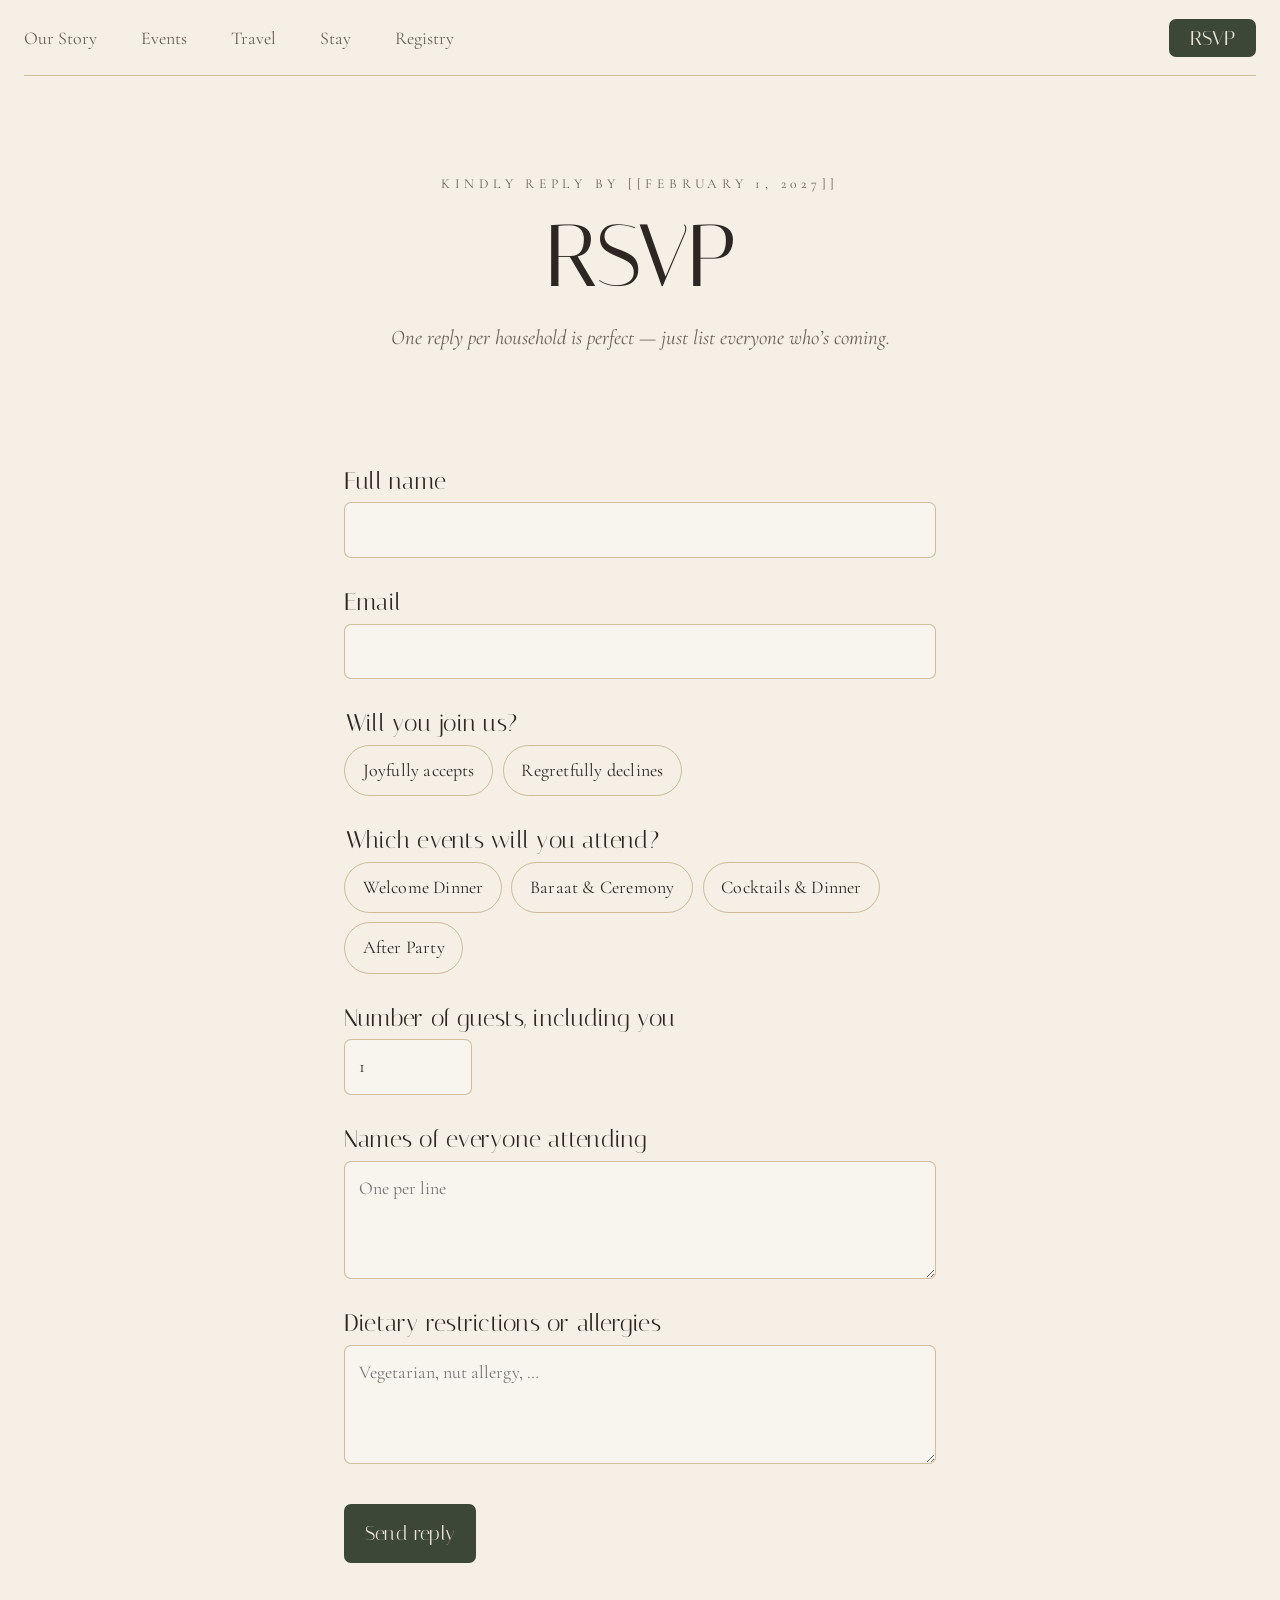
<file: rsvp.html>
<!doctype html>
<html lang="en">
<head>
  <meta charset="utf-8">
  <meta name="viewport" content="width=device-width, initial-scale=1">
  <meta name="robots" content="noindex">
  <title>RSVP · Avanti &amp; Shubh</title>
  <meta name="description" content="Let Avanti and Shubh know whether you can join the wedding weekend.">
  <link rel="preconnect" href="https://fonts.googleapis.com">
  <link rel="preconnect" href="https://fonts.gstatic.com" crossorigin>
  <link href="https://fonts.googleapis.com/css2?family=Cormorant+Garamond:ital,wght@0,300;0,400;0,500;1,300;1,400&family=Italiana&family=Dancing+Script&display=swap" rel="stylesheet">
  <link rel="stylesheet" href="styles.css">
</head>
<body>

<nav class="nav" aria-label="Site">
  <button class="nav-toggle" type="button" aria-expanded="false" aria-controls="menu" aria-label="Menu">
    <svg class="ico-open" width="26" height="18" viewBox="0 0 26 18" fill="none" stroke="currentColor" stroke-width="1.5" aria-hidden="true"><path d="M0 1h26M0 9h26M0 17h26"/></svg>
    <svg class="ico-close" width="20" height="20" viewBox="0 0 20 20" fill="none" stroke="currentColor" stroke-width="1.5" aria-hidden="true"><path d="M1 1l18 18M19 1L1 19"/></svg>
  </button>
  <div class="nav-links" id="menu">
  <a href="index.html#story">Our Story</a>
  <a href="index.html#events">Events</a>
  <a href="index.html#travel">Travel</a>
  <a href="index.html#stay">Stay</a>
  <a href="index.html#registry">Registry</a>
  </div>
  <a class="nav-rsvp" href="rsvp.html" aria-current="page">RSVP</a>
</nav>

<header class="page-head">
  <p class="eyebrow">Kindly reply by [[February 1, 2027]]</p>
  <h1>RSVP</h1>
  <p class="page-intro">One reply per household is perfect — just list everyone who’s coming.</p>
</header>

<main class="section narrow">
  <!-- Posts straight to a Google Form; responses land in its linked Sheet. Field names are the form's entry ids. -->
  <form class="rsvp-form" action="https://docs.google.com/forms/d/e/1FAIpQLScttXKaT0u5snRNCxkBL5IjLkmmkUimJ7CEJwNrCCcscQtUSA/formResponse" method="POST" novalidate>
    <!-- household code from the personal link, so each reply matches a row in the Guests tab -->
    <input type="hidden" name="entry.1218803236" data-code>
    <div class="field">
      <label for="rsvp-name">Full name</label>
      <input id="rsvp-name" name="entry.714473713" type="text" autocomplete="name" required>
    </div>

    <div class="field">
      <label for="rsvp-email">Email</label>
      <input id="rsvp-email" name="entry.1804651252" type="email" autocomplete="email" required>
    </div>

    <fieldset class="field">
      <legend>Will you join us?</legend>
      <div class="pills">
        <label><input type="radio" name="entry.163298865" value="Joyfully accepts" required><span>Joyfully accepts</span></label>
        <label><input type="radio" name="entry.163298865" value="Regretfully declines"><span>Regretfully declines</span></label>
      </div>
    </fieldset>

    <div class="if-attending">
      <fieldset class="field">
        <legend>Which events will you attend?</legend>
        <div class="pills">
          <label><input type="checkbox" name="entry.351597934" value="Welcome Dinner"><span>Welcome Dinner</span></label>
          <label><input type="checkbox" name="entry.351597934" value="Baraat & Ceremony"><span>Baraat &amp; Ceremony</span></label>
          <label><input type="checkbox" name="entry.351597934" value="Cocktails & Dinner"><span>Cocktails &amp; Dinner</span></label>
          <label><input type="checkbox" name="entry.351597934" value="After Party"><span>After Party</span></label>
        </div>
      </fieldset>

      <div class="field field-short">
        <label for="rsvp-count">Number of guests, including you</label>
        <input id="rsvp-count" name="entry.234121591" type="number" inputmode="numeric" min="1" max="10" value="1">
      </div>

      <div class="field">
        <label for="rsvp-guests">Names of everyone attending</label>
        <textarea id="rsvp-guests" name="entry.873485831" rows="3" placeholder="One per line"></textarea>
      </div>

      <div class="field">
        <label for="rsvp-diet">Dietary restrictions or allergies</label>
        <textarea id="rsvp-diet" name="entry.1167615406" rows="3" placeholder="Vegetarian, nut allergy, …"></textarea>
      </div>
    </div>

    <p class="form-error" hidden>Please fill in the highlighted fields.</p>
    <button class="btn btn-dark" type="submit">Send reply</button>
    <p class="form-fallback" hidden>Something went wrong sending your reply. <a href="https://docs.google.com/forms/d/e/1FAIpQLScttXKaT0u5snRNCxkBL5IjLkmmkUimJ7CEJwNrCCcscQtUSA/viewform" target="_blank" rel="noopener">Reply here instead</a>.</p>
  </form>

  <div class="rsvp-thanks" hidden>
    <p class="eyebrow">Thank you</p>
    <h2>We’ve got your reply</h2>
    <p>We can’t wait to celebrate with you. Travel and hotel details are on the <a href="index.html#travel">main page</a>, and we’ll be in touch with anything else you need to know.</p>
  </div>
</main>

<script src="site.js"></script>
</body>
</html>
</file>
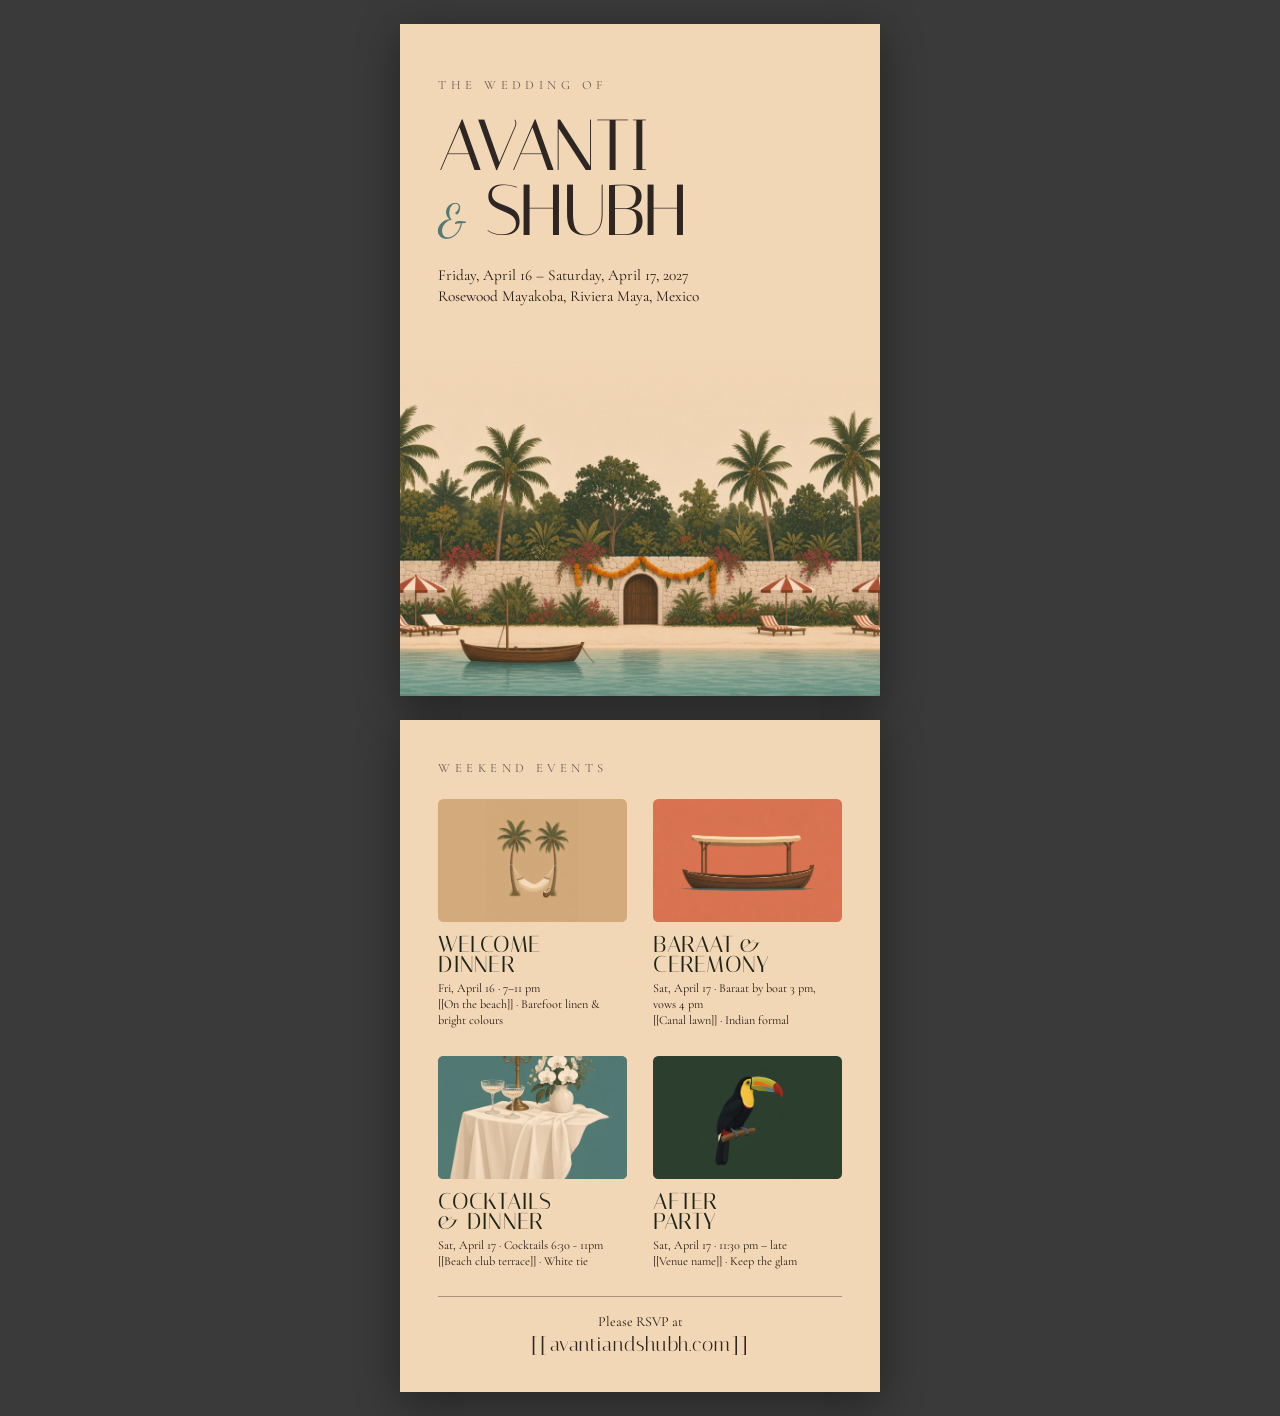
<file: invites/mayakoba.html>
<!doctype html>
<html lang="en">
<head>
  <meta charset="utf-8">
  <meta name="robots" content="noindex">
  <title>Invitation · Mayakoba</title>
  <link rel="preconnect" href="https://fonts.googleapis.com">
  <link rel="preconnect" href="https://fonts.gstatic.com" crossorigin>
  <link href="https://fonts.googleapis.com/css2?family=Cormorant+Garamond:ital,wght@0,400;0,500;1,400&family=Italiana&family=Dancing+Script&display=swap" rel="stylesheet">
  <link rel="stylesheet" href="invite.css">
  <style>
    :root { --paper: #f2d7b6; --accent: #537b75; }
    .tile.contain img { object-fit: contain; }
    .tile.bottom img { object-position: center bottom; }
  </style>
</head>
<body>

<section class="card front">
  <p class="eyebrow">The wedding of</p>
  <h1><span class="line">Avanti</span> <span class="line"><span class="amp">&amp;</span> Shubh</span></h1>
  <p class="when">Friday, April 16 – Saturday, April 17, 2027<br>Rosewood Mayakoba, Riviera Maya, Mexico</p>
  <img class="art" src="../images/mayakoba/hero.jpg" alt="">
</section>

<section class="card back">
  <p class="eyebrow">Weekend events</p>
  <div class="events">
    <article class="event" style="--bg:#d2aa7b">
      <div class="tile contain"><img src="../images/mayakoba/hammock.jpg" alt=""></div>
      <h3>Welcome<br>Dinner</h3>
      <p>Fri, April 16 · 7–11 pm</p>
      <p>[[On the beach]] · Barefoot linen &amp; bright colours</p>
    </article>
    <article class="event" style="--bg:#da7150">
      <div class="tile"><img src="../images/mayakoba/boat.jpg" alt=""></div>
      <h3>Baraat &amp;<br>Ceremony</h3>
      <p>Sat, April 17 · Baraat by boat 3 pm, vows 4 pm</p>
      <p>[[Canal lawn]] · Indian formal</p>
    </article>
    <article class="event" style="--bg:#537b75">
      <div class="tile bottom"><img src="../images/mayakoba/candelabra.jpg" alt=""></div>
      <h3>Cocktails<br>&amp; Dinner</h3>
      <p>Sat, April 17 · Cocktails 6:30 - 11pm</p>
      <p>[[Beach club terrace]] · White tie</p>
    </article>
    <article class="event" style="--bg:#2c3e2e">
      <div class="tile contain"><img src="../images/mayakoba/toucan.jpg" alt=""></div>
      <h3>After<br>Party</h3>
      <p>Sat, April 17 · 11:30 pm – late</p>
      <p>[[Venue name]] · Keep the glam</p>
    </article>
  </div>
  <div class="rsvp">
    <p>Please RSVP at</p>
    <p class="site">[[avantiandshubh.com]]</p>
  </div>
</section>

</body>
</html>
</file>
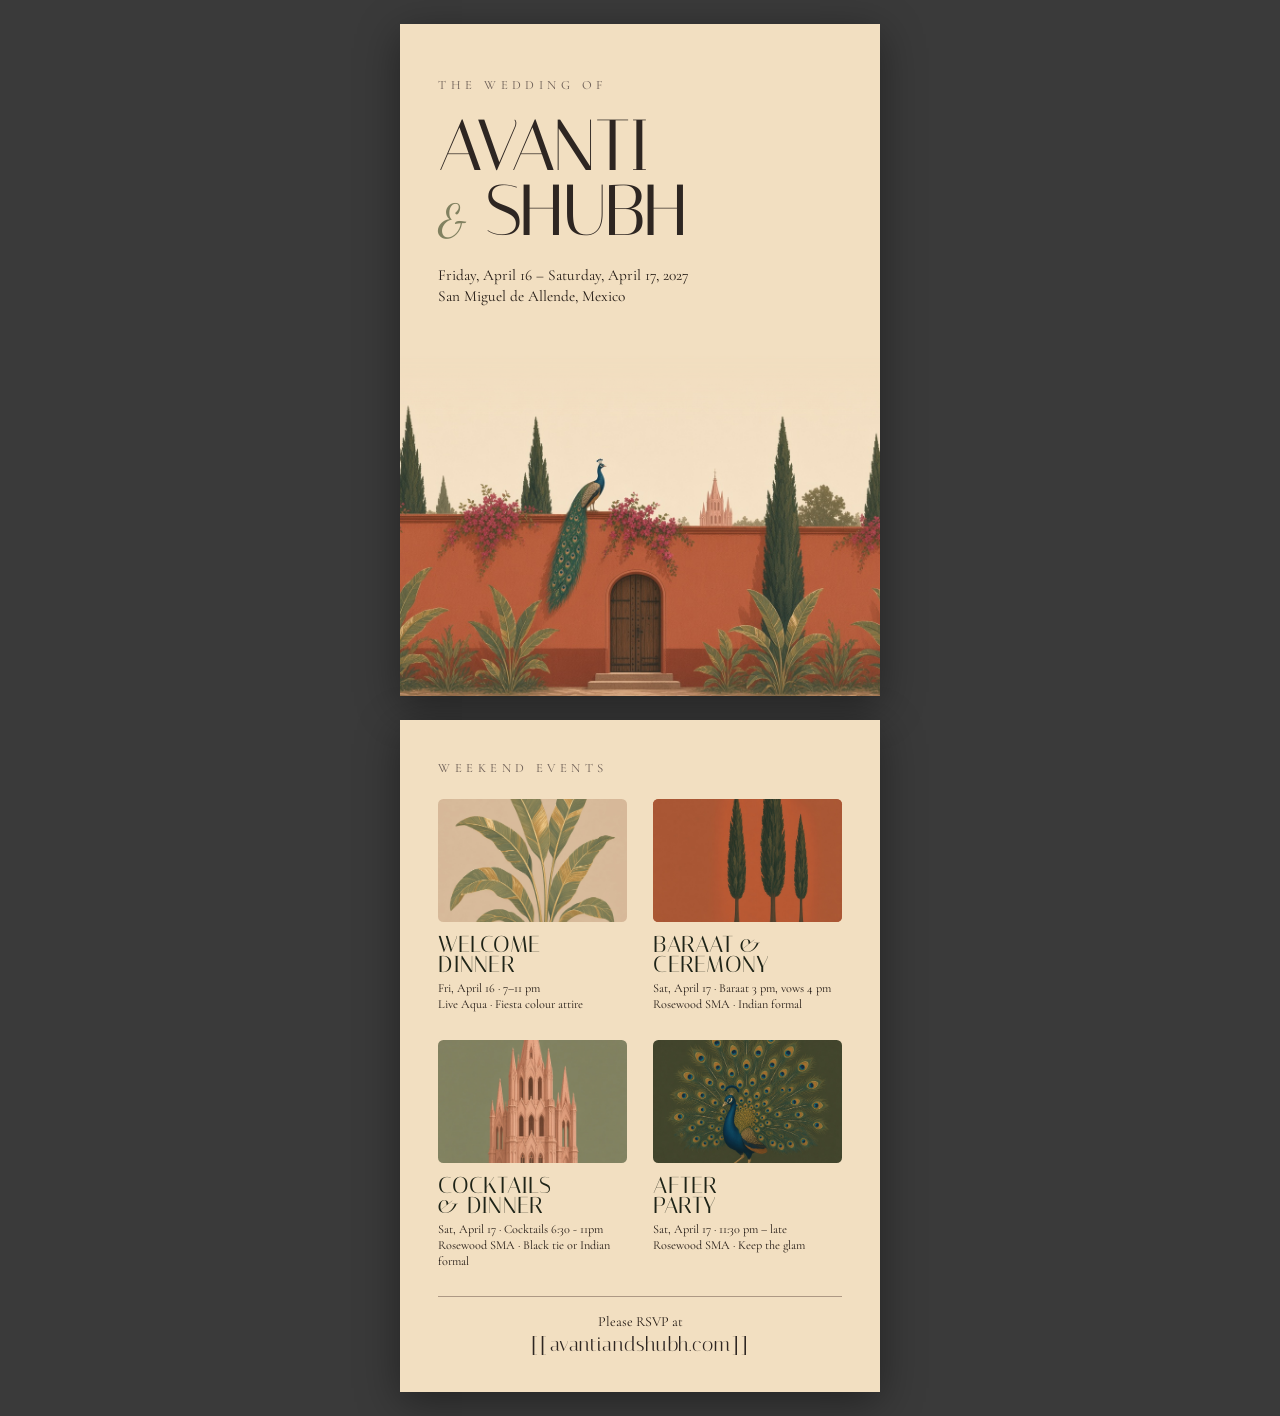
<file: invites/sanmiguel.html>
<!doctype html>
<html lang="en">
<head>
  <meta charset="utf-8">
  <meta name="robots" content="noindex">
  <title>Invitation · San Miguel de Allende</title>
  <link rel="preconnect" href="https://fonts.googleapis.com">
  <link rel="preconnect" href="https://fonts.gstatic.com" crossorigin>
  <link href="https://fonts.googleapis.com/css2?family=Cormorant+Garamond:ital,wght@0,400;0,500;1,400&family=Italiana&family=Dancing+Script&display=swap" rel="stylesheet">
  <link rel="stylesheet" href="invite.css">
  <style>.tile.contain img { object-fit: contain; } .tile.bottom img { object-position: center bottom; }</style>
</head>
<body>

<section class="card front">
  <p class="eyebrow">The wedding of</p>
  <h1><span class="line">Avanti</span> <span class="line"><span class="amp">&amp;</span> Shubh</span></h1>
  <p class="when">Friday, April 16 – Saturday, April 17, 2027<br>San Miguel de Allende, Mexico</p>
  <img class="art" src="../images/hero-wide.jpg" alt="">
</section>

<section class="card back">
  <p class="eyebrow">Weekend events</p>
  <div class="events">
    <article class="event" style="--bg:#d6b999">
      <div class="tile"><img src="../images/piece-welcome.jpg" alt=""></div>
      <h3>Welcome<br>Dinner</h3>
      <p>Fri, April 16 · 7–11 pm</p>
      <p>Live Aqua · Fiesta colour attire</p>
    </article>
    <article class="event" style="--bg:#bd6541">
      <div class="tile bottom"><img src="../images/piece-mandap.jpg" alt=""></div>
      <h3>Baraat &amp;<br>Ceremony</h3>
      <p>Sat, April 17 · Baraat 3 pm, vows 4 pm</p>
      <p>Rosewood SMA · Indian formal</p>
    </article>
    <article class="event" style="--bg:#81815f">
      <div class="tile"><img src="../images/piece-ceremony.jpg" alt=""></div>
      <h3>Cocktails<br>&amp; Dinner</h3>
      <p>Sat, April 17 · Cocktails 6:30 - 11pm</p>
      <p>Rosewood SMA · Black tie or Indian formal</p>
    </article>
    <article class="event" style="--bg:#464c30">
      <div class="tile"><img src="../images/piece-afterparty-dance.jpg" alt=""></div>
      <h3>After<br>Party</h3>
      <p>Sat, April 17 · 11:30 pm – late</p>
      <p>Rosewood SMA · Keep the glam</p>
    </article>
  </div>
  <div class="rsvp">
    <p>Please RSVP at</p>
    <p class="site">[[avantiandshubh.com]]</p>
  </div>
</section>

</body>
</html>
</file>
<file: styles.css>
:root {
  --paper: #f5efe5;
  --cream: #faf6ef;
  --ink: #2e2622;
  --muted: #6b5d55;
  --terracotta: #a5492f;
  --gold: #a8874a;
  --hairline: rgb(168 135 74 / .5);
  --display: Italiana, "Bodoni 72", Didot, Georgia, serif;
  --serif: "Cormorant Garamond", Georgia, serif;
}

* { box-sizing: border-box; }
[hidden] { display: none !important; }

html { scroll-behavior: smooth; }

body {
  margin: 0;
  background: var(--paper);
  color: var(--ink);
  font: 400 1.2rem/1.75 var(--serif);
}

a {
  color: inherit;
  text-decoration-color: var(--gold);
  text-underline-offset: .2em;
}

img { max-width: 100%; }

h2 {
  margin: 0 0 1.75rem;
  font: 400 .95rem/1 var(--serif);
  letter-spacing: .4em;
  text-transform: uppercase;
  text-align: center;
  color: var(--terracotta);
}

h2::after {
  content: "";
  display: block;
  width: 40px;
  height: 1px;
  margin: 1.1rem auto 0;
  background: var(--gold);
}

h3 {
  margin: 0 0 .5rem;
  font: 400 1.45rem/1.2 var(--display);
  letter-spacing: -.01em;
}

.eyebrow {
  margin: 0;
  font-size: .85rem;
  letter-spacing: .35em;
  text-transform: uppercase;
  color: var(--muted);
}

/* Nav */
.nav {
  position: sticky;
  top: 0;
  z-index: 5;
  display: flex;
  flex-wrap: wrap;
  align-items: center;
  gap: 0 2.75rem;
  padding: 0 max(1.5rem, (100% - 1258px) / 2);
  /* hairline runs the content width (1258px in the design), not edge to edge */
  background: var(--nav-bg, var(--paper)) linear-gradient(var(--hairline), var(--hairline)) center bottom / min(100% - 3rem, 1258px) 1px no-repeat;
  transition: transform .5s ease, background-color .25s ease; /* bar colour follows the band beneath it (site.js) */
}

.nav-hidden { transform: translateY(-100%); }

.nav a {
  position: relative;
  padding: 26px 0 25px;
  font-size: 1.125rem;
  line-height: 1.41;
  text-decoration: none;
  color: var(--muted);
}

/* short dark tick on the hairline: hover, or the section currently in view (set by site.js) */
.nav a::after {
  content: "";
  position: absolute;
  left: 50%;
  bottom: 0;
  width: 48px;
  height: 1px;
  background: var(--muted);
  transform: translateX(-50%) scaleX(0);
  transition: transform .4s ease;
}

.nav a:hover::after,
.nav a:focus-visible::after,
.nav a[aria-current]::after { transform: translateX(-50%) scaleX(1); }

.nav-toggle { display: none; }
.nav-links { display: contents; }

/* RSVP is a small dark pill at the right end of the bar */
.nav .nav-rsvp {
  margin-left: auto;
  padding: 0;
  width: 87px;
  height: 38px;
  display: inline-flex;
  align-items: center;
  justify-content: center;
  border-radius: 7px;
  background: #3c4737;
  color: #ece6d6;
  font: 400 1.25rem/1 var(--display);
  letter-spacing: .01em;
}

.nav .nav-rsvp::after { display: none; }

/* Dark bands: light ink, and flip the pill so it doesn't match the bar. */
.nav.nav-on-dark a:not(.nav-rsvp) { color: #ece6d6; }
.nav.nav-on-dark a:not(.nav-rsvp)::after { background: #ece6d6; }
.nav.nav-on-dark .nav-rsvp,
.mk .nav.nav-on-dark .nav-rsvp { background: #ece6d6; color: var(--ink); }

@media (prefers-reduced-motion: reduce) {
  html { scroll-behavior: auto; }
  .nav { transition: none; }
}


/* Sub-page header */
.page-head {
  padding: clamp(3.5rem, 9vw, 6rem) 1.5rem 1rem;
  text-align: center;
}

.page-head h1 {
  margin: 1rem 0 1.25rem;
  font: 400 clamp(3rem, 9vw, 5.5rem)/1 var(--display);
  letter-spacing: -.025em;
}

.page-intro {
  max-width: 560px;
  margin: 0 auto;
  font-size: 1.3rem;
  font-style: italic;
  color: var(--muted);
}

/* Sections */
.section {
  max-width: 1040px;
  margin: 0 auto;
  padding: 5rem 1.5rem;
  scroll-margin-top: 3.5rem;
}

.narrow { max-width: 640px; }

.center { text-align: center; }

.note {
  margin-top: 2.5rem;
  font-style: italic;
  color: var(--muted);
  text-align: center;
}

.list-head { margin-top: 4rem; }

.list-head:first-child { margin-top: 0; }

/* Link tiles */
.tiles {
  display: grid;
  grid-template-columns: repeat(auto-fit, minmax(220px, 1fr));
  gap: 1.25rem;
  padding-block: 3.5rem 0;
}

.gift-tiles { max-width: 680px; margin: 0 auto; padding-top: 0; }

.tile {
  display: flex;
  flex-direction: column;
  align-items: center;
  gap: .4rem;
  padding: 2.25rem 1.5rem;
  text-align: center;
  text-decoration: none;
  border: 1px solid rgb(168 135 74 / .6);
  border-radius: 20px;
  transition: background .25s, color .25s;
}

.tile-label {
  font-size: .72rem;
  letter-spacing: .3em;
  text-transform: uppercase;
  color: var(--muted);
}

.tile-title { font: 400 1.9rem/1.1 var(--display); letter-spacing: -.01em; }

.tile-arrow {
  color: var(--gold);
  transition: transform .25s;
}

.tile:hover,
.tile:focus-visible { background: var(--terracotta); color: var(--cream); }

.tile:hover .tile-label,
.tile:focus-visible .tile-label { color: rgb(250 246 239 / .8); }

.tile:hover .tile-arrow,
.tile:focus-visible .tile-arrow { color: var(--cream); transform: translateX(4px); }


/* Columns and lists */
.cols {
  display: grid;
  grid-template-columns: repeat(auto-fit, minmax(220px, 1fr));
  gap: 2.5rem;
}

.cols p { margin: 0; }

.things {
  display: grid;
  grid-template-columns: repeat(auto-fit, minmax(240px, 1fr));
  border-top: 1px solid var(--hairline);
}

.things div {
  padding: 1.5rem 1.5rem 1.5rem 0;
  border-bottom: 1px solid var(--hairline);
}

.things h3 { font-size: 1.35rem; }

.things p { margin: 0; color: var(--muted); font-size: 1.1rem; }

/* Featured hotel */
.feature {
  max-width: 640px;
  margin: 0 auto 1rem;
  padding: 3rem 2rem;
  text-align: center;
  background: var(--cream);
  border: 1px solid var(--gold);
  border-radius: 24px;
  outline: 1px solid rgb(168 135 74 / .4);
  outline-offset: -8px;
}

.feature-title {
  margin: .75rem 0 1rem;
  font: 400 clamp(2rem, 5vw, 2.6rem)/1.1 var(--display);
  letter-spacing: -.01em;
  text-transform: none;
  color: var(--ink);
}

.feature-title::after { display: none; }

.facts {
  display: flex;
  justify-content: center;
  gap: 3rem;
  margin: 1.5rem 0 2rem;
}

.facts dt {
  font-size: .72rem;
  letter-spacing: .3em;
  text-transform: uppercase;
  color: var(--muted);
}

.facts dd { margin: 0; font-size: 1.2rem; }


/* Buttons */
.rsvp p { margin-bottom: 2rem; }

.button {
  display: inline-block;
  padding: .9rem 3.5rem;
  border: 1px solid var(--ink);
  border-radius: 999px;
  font-size: .85rem;
  letter-spacing: .35em;
  text-transform: uppercase;
  text-decoration: none;
  transition: background .2s, color .2s;
}

.button:hover,
.button:focus-visible {
  background: var(--ink);
  color: var(--paper);
}

/* Footer */
.footer {
  padding: 3rem 1rem 4rem;
  text-align: center;
  border-top: 1px solid var(--hairline);
}

.footer p {
  margin: 0;
  font-size: .8rem;
  letter-spacing: .3em;
  color: var(--muted);
}

.footer .footer-names {
  margin-bottom: .5rem;
  font: 400 2.2rem/1.2 var(--display);
  letter-spacing: 0;
  color: var(--ink);
}

@media (max-width: 760px) {
  .section { padding: 3.5rem 1.25rem; }
  .nav { justify-content: flex-start; min-height: 56px; padding-inline: 1.25rem; }
  .nav.nav-on-dark .nav-toggle { color: #ece6d6; }

  .nav-toggle {
    display: grid;
    place-items: center;
    position: relative;
    z-index: 2;
    width: 44px;
    height: 44px;
    margin-left: -9px;
    padding: 0;
    border: 0;
    background: none;
    color: var(--muted);
    cursor: pointer;
  }

  .nav-toggle .ico-close, .nav.open .nav-toggle .ico-open { display: none; }
  .nav.open .nav-toggle .ico-close { display: block; }

  /* full-screen menu: one centred item per line */
  .nav-links {
    display: none;
    position: fixed;
    inset: 0;
    z-index: 1;
    flex-direction: column;
    align-items: center;
    justify-content: center;
    gap: 2rem;
    background: var(--paper);
  }

  .nav.open .nav-links { display: flex; }
  .nav a { padding: 0; font-size: 1.75rem; line-height: 1; }
  .nav a::after { bottom: -.5rem; }
  /* RSVP stays a pill on the bar, right side, not inside the menu */
  .nav .nav-rsvp {
    position: relative;
    z-index: 2;
    margin: 0 0 0 auto;
    padding: 0;
    width: 87px;
    height: 38px;
    font: 400 1.25rem/1 var(--display);
  }
  .eyebrow { font-size: .75rem; letter-spacing: .22em; }
  .tiles { padding-top: 2.5rem; gap: .75rem; }
  .tile { padding: 1.25rem; gap: .2rem; }
  .tile-title { font-size: 1.6rem; }
}

@media (max-width: 760px) {
  .things div { padding-right: 0; }
}

/* ===== Home page, built from the Figma design (frame 33:947) ===== */
.home {
  --paper: #f2dfc1;
  --text: #231a14;
  --heading: #2d1612;
  background: var(--paper);
}

.home h2 {
  margin: 0;
  font: 400 clamp(3rem, 5.4vw, 4.83rem)/.86 var(--display);
  letter-spacing: .01em;
  text-transform: uppercase;
  text-align: center;
  color: var(--heading);
}

.home h2::after { display: none; }

.home .eyebrow { font-size: 1.225rem; letter-spacing: .35em; }

.wide { max-width: 1170px; margin: 0 auto; }

/* One reading column: 19px Cormorant, Italiana sub-heads */
.col {
  max-width: 527px;
  margin: 0 auto;
  font-size: 1.2rem;
  line-height: 1.35;
  color: var(--text);
}

.col p { margin: 0 0 1.75rem; }

.col h3 {
  margin: 3.4rem 0 1.3rem;
  font: 400 1.875rem/.86 var(--display);
  letter-spacing: .01em;
  color: var(--heading);
}

.col .eyebrow { margin: 4.5rem 0 2.6rem; }
.col .eyebrow + h3 { margin-top: 0; }
.col ul { margin: 0 0 1.75rem; padding-left: 2rem; line-height: 1.67; }

.band { padding: 5rem 1.5rem; }
.band-forest { background: #3c4737; color: #ece6d6; }
.band-tan { background: var(--paper); } /* travel now sits on the page colour */
.band-terracotta { background: #be6444; color: #ece6d6; }

.btn {
  display: inline-flex;
  align-items: center;
  justify-content: center;
  width: 132px;
  height: 59px;
  border: 0;
  box-shadow: none;
  appearance: none;
  border-radius: 7px;
  font: 400 1.25rem/1 var(--display);
  letter-spacing: .01em;
  text-decoration: none;
  transition: filter .2s;
}

.btn:hover, .btn:focus-visible { filter: brightness(1.12); }
.btn-dark { background: #3c4737; color: #ece6d6; }
.btn-light { background: #ece6d6; color: var(--heading); }

/* Hero: names in the sky, the wide painting tucked under them */
.hero { padding: clamp(3rem, 6.8vw, 6.5rem) 0 0; }

.hero-head {
  display: flex;
  flex-wrap: wrap;
  align-items: flex-end;
  justify-content: space-between;
  gap: 1rem 2rem;
  padding-inline: max(1.5rem, (100% - 1258px) / 2);
}

.hero .eyebrow { margin: 0 0 2rem 15px; font-size: 1.35rem; }

.hero h1 {
  margin: 0;
  position: relative;
  z-index: 1;
  color: #2e2622;
  font: 400 clamp(3rem, 7.8vw, 7rem)/.95 var(--display);
  letter-spacing: -.025em;
  text-transform: uppercase;
}

/* the ampersand is a script face in the olive card colour */
.hero .amp {
  font: 400 .625em/1 "Dancing Script", cursive;
  color: #818160;
  text-transform: none;
}

.hero-art {
  position: relative;
  display: block;
  width: 100%;
  height: auto;
  margin-top: -4.6vw;
  mask: linear-gradient(transparent, #000 14%);
}

.hero-when {
  position: relative;
  z-index: 1;
  margin: 0 0 .5rem;
  font-size: 1.2rem;
  line-height: 1.35;
  text-align: right;
  color: var(--text);
}

/* Our story */
.story { padding-top: 7.3rem; }
.story h2 { color: inherit; }
.story-photo {
  width: clamp(180px, 24vw, 260px);
  aspect-ratio: 3 / 4;
  margin: 3.5rem auto 0;
  border-radius: 999px 999px 0 0;
  overflow: hidden;
}
.story-photo img { display: block; width: 100%; height: 100%; object-fit: cover; object-position: center 38%; }
.story .prose { margin-top: 3rem; }
.prose { max-width: 525px; margin: 5.8rem auto 0; font-size: 1.2rem; line-height: 1.35; }
.prose p { margin: 0 0 1.6rem; }
.prose p:last-child { margin: 0; }

/* Weekend events: eyebrow at the left, a staggered two-column grid at the right */
.events {
  display: flex;
  justify-content: space-between;
  align-items: flex-start;
  gap: 2rem;
  max-width: 1258px;
  margin: 0 auto;
  padding: 6rem 1.5rem 8rem;
  scroll-margin-top: 3.5rem;
}

.events-head { flex: 0 1 300px; position: sticky; top: 6.5rem; } /* "Schedule" stays put while the cards scroll (nav is ~76px) */
@media (hover: none) and (pointer: coarse) { .events-head { position: static; } } /* touch screens of any width (large tablets too) scroll the title away */
.events-head .eyebrow { margin: 0; }
.events-invite { margin: 1.5rem 0 0; font-size: 1.25rem; font-style: italic; color: var(--muted); }

/* on a personal link, uninvited events are removed and the rest flow in order */
.events.filtered .event { grid-column: auto; grid-row: auto; }

.event-grid {
  display: grid;
  grid-template-columns: repeat(2, minmax(0, 366px));
  column-gap: 79px;
  row-gap: 10.3rem;
  margin-top: 12px;
}

.ev-welcome   { --bg: #d6b999; grid-column: 1; grid-row: 1; }
.ev-ceremony  { --bg: #bd6541; grid-column: 1; grid-row: 2; }
.ev-reception { --bg: #81815f; grid-column: 2; grid-row: 2; }
.ev-after     { --bg: #464c30; grid-column: 2; grid-row: 3; }

.event-card {
  position: relative;
  aspect-ratio: 1;
  border-radius: 7px;
  overflow: hidden;
  background: var(--bg);
}

/* Each .art box is the Figma crop frame; the img inside carries the Figma offsets. */
.art { position: absolute; overflow: hidden; }
.art img { position: absolute; max-width: none; }

.ev-welcome .art { left: 9.3%; top: 13.7%; width: 65.8%; height: 86%; }
.ev-welcome .art img { left: -6.22%; top: -8.28%; width: 112.86%; height: 115.5%; }
.ev-reception .art { left: 40.2%; top: 0; width: 53.8%; height: 99.7%; }
.ev-reception .art img { left: -36.5%; top: -14.85%; width: 173.72%; height: 121.09%; }
/* mandap and dancing peacock were painted square on their card colour, so they fill the card */
.ev-ceremony .art, .ev-after .art { inset: 0; width: 100%; height: 100%; }
.ev-ceremony .art img, .ev-after .art img { position: static; width: 100%; height: 100%; object-fit: cover; }
.ev-ceremony .art img { object-position: center bottom; }

.event-when, .event-where { margin: 0; font-size: 1.2rem; line-height: 1.35; color: var(--text); }
.event-where { margin-top: .3rem; }

.event h3 {
  margin: 2.6rem 0 1.2rem;
  font: 400 clamp(3rem, 5vw, 4.5rem)/.86 var(--display);
  letter-spacing: .01em;
  text-transform: uppercase;
  color: #1f2418;
}

/* Travel and stay */
.travel { padding: 9.6rem 1.5rem 10rem; }

/* events and stay sit on a lighter cream than the page */
.events, .stay { background: #faf3e9; }
/* .events is a centred max-width box, so bleed its colour to the viewport edges */
.events { box-shadow: 0 0 0 100vmax #faf3e9; clip-path: inset(0 -100vmax); }
.travel h2 { margin-bottom: 8rem; }
.stay { padding: 10rem 1.5rem 10.3rem; scroll-margin-top: 3.5rem; }
.stay h2 { margin-bottom: 6.4rem; }

/* Registry band with three cypresses standing at the right edge */
.registry { position: relative; overflow: hidden; padding: 11.4rem 1.5rem 8.8rem; }

.registry-lead {
  max-width: 676px;
  margin: 0 0 3.7rem;
  font: 400 clamp(2rem, 3.1vw, 2.8rem)/1.08 var(--display);
  letter-spacing: .01em;
}

.registry-note { max-width: 527px; margin: 0 0 3.5rem; font-size: 1.2rem; line-height: 1.35; }

.cypress { position: absolute; bottom: 0; width: auto; transform: translateY(2.1%); } /* PNGs carry 23 transparent rows under the trunk; nudge by that so they stand on the edge */
.c1 { right: 12.85%; height: 92%; }
.c2 { right: 6%; height: 70%; }
.c3 { right: 23.2%; height: 49%; }

@media (max-width: 1100px) {
  .events { flex-direction: column; padding-top: 4rem; }
  .events-head { position: static; flex: none; } /* stacked layouts: title scrolls with the page; flex-basis 300px was a 300px gap once stacked */
  .event-grid { column-gap: 2.5rem; row-gap: 6rem; }
  .ev-welcome, .ev-ceremony, .ev-reception, .ev-after { grid-column: auto; grid-row: auto; }
  .cypress { display: none; }
}

@media (max-width: 760px) {
  /* phones: crop the wide painting to the door instead of shrinking it to a strip */
  .hero-art { height: 72vw; object-fit: cover; object-position: center bottom; }
    /* names on two lines, filling the width; date and place stay body size, muted for contrast */
  .hero-head { flex-direction: column; align-items: flex-start; gap: 1.25rem; }
  .hero .eyebrow { margin: 0 0 1rem; font-size: .95rem; letter-spacing: .3em; }
  .hero h1 { font-size: 24.5vw; line-height: .9; }
  .hero h1 .line { display: block; white-space: nowrap; }
  .hero-when { text-align: left; color: var(--muted); }
  .event-grid { grid-template-columns: 1fr; row-gap: 5rem; margin-top: 2rem; }
  .travel, .stay, .registry, .story { padding-block: 5rem; }
  .travel h2, .stay h2 { margin-bottom: 3.5rem; }
  .prose { margin-top: 3rem; }
  .event-when, .event-where { font-size: 1.2rem; }
}

/* ===== RSVP form (rsvp.html) ===== */
.rsvp-form { padding-top: 1rem; }

.rsvp-form .field { margin: 0 0 2rem; padding: 0; border: 0; min-width: 0; }

.rsvp-form label,
.rsvp-form legend {
  display: block;
  margin-bottom: .6rem;
  font: 400 1.5rem/1 var(--display);
  letter-spacing: .01em;
  color: var(--ink);
}

.rsvp-form input[type="text"],
.rsvp-form input[type="email"],
.rsvp-form input[type="number"],
.rsvp-form textarea {
  display: block;
  width: 100%;
  padding: .7rem .9rem;
  border: 1px solid var(--hairline);
  border-radius: 7px;
  background: rgb(255 255 255 / .35);
  font: inherit;
  font-size: 1.125rem;
  color: var(--ink);
}

.rsvp-form textarea { resize: vertical; }
.rsvp-form .field-short input { max-width: 8rem; }

.rsvp-form :is(input, textarea):focus-visible {
  outline: 2px solid var(--accent, #818160);
  outline-offset: 1px;
}

/* invalid fields are only flagged after a submit attempt (see site.js) */
.rsvp-form.show-errors :is(input, textarea):invalid { border-color: var(--terracotta); }
.rsvp-form.show-errors .pills:has(input:invalid) span { border-color: var(--terracotta); }

/* radio / checkbox options as pills; the native control is visually hidden but still focusable */
.pills { display: flex; flex-wrap: wrap; gap: .6rem; }
.pills label { margin: 0; font: inherit; }
.pills input { position: absolute; opacity: 0; width: 1px; height: 1px; }

.pills span {
  display: inline-block;
  padding: .55rem 1.1rem;
  border: 1px solid var(--hairline);
  border-radius: 999px;
  font-size: 1.125rem;
  color: var(--ink);
  cursor: pointer;
  transition: background .2s, color .2s, border-color .2s;
}

.pills label:has(input:checked) span { background: #3c4737; border-color: #3c4737; color: #ece6d6; }
.pills label:has(input:focus-visible) span { outline: 2px solid var(--accent, #818160); outline-offset: 2px; }

.rsvp-form .btn { margin-top: .5rem; }
.form-error, .form-fallback { margin: 0 0 1rem; color: var(--terracotta); }
.form-fallback { margin-top: 1rem; }

.rsvp-thanks { text-align: center; padding-top: 1rem; }
.rsvp-thanks p { font-size: 1.25rem; }

/* ===== Welcome gate (home pages) ===== */
.sr-only { position: absolute; width: 1px; height: 1px; overflow: hidden; clip: rect(0 0 0 0); white-space: nowrap; }

html.gate { overflow: hidden; }
html.gate .nav-switch { display: none; } /* the name gate covers the bar; don't offer "Not you?" until a guest is showing */
html:not(.gate) .welcome { display: none; }

.welcome {
  position: fixed;
  inset: 0;
  z-index: 20;
  display: grid;
  place-items: center;
  background: #d7ba9a;
  color: var(--ink);
}
.welcome-art, .welcome-art img { position: absolute; inset: 0; width: 100%; height: 100%; }
.welcome-art img { object-fit: cover; object-position: center bottom; }

.welcome-card {
  position: relative;
  width: min(92vw, 420px);
  margin-top: -8vh;
  text-align: center;
}
.welcome-title {
  margin: 0 0 clamp(2rem, 7vh, 4.5rem);
  font: 400 clamp(3.4rem, 8vw, 5.4rem)/1 var(--display);
  letter-spacing: .04em;
  text-transform: uppercase;
  color: #2e2622;
}

.welcome-form {
  display: flex;
  align-items: stretch;
  background: var(--cream);
  border: 1px solid rgb(168 135 74 / .45);
  box-shadow: 0 1px 0 rgb(46 38 34 / .06);
}
.welcome-form input {
  flex: 1;
  min-width: 0;
  padding: .85rem 1.1rem;
  border: 0;
  background: transparent;
  font: inherit;
  color: var(--ink);
}
.welcome-form input::placeholder { color: var(--muted); }
.welcome-form input:focus-visible { outline: none; }
.welcome-form:focus-within { border-color: var(--gold); }
.welcome-form button {
  display: grid;
  place-items: center;
  width: 3.5rem;
  border: 0;
  background: transparent;
  color: var(--gold);
  cursor: pointer;
}
.welcome-form button:hover, .welcome-form button:focus-visible { color: var(--terracotta); outline: none; }

.welcome-q { margin: 0 0 1.25rem; font-size: 1.3rem; font-style: normal; }
.welcome-options { justify-content: center; }
.welcome-options button {
  padding: .5rem 1.1rem;
  border: 0;
  box-shadow: none;
  border-radius: 999px;
  background: var(--cream);
  font: inherit;
  color: var(--ink);
  cursor: pointer;
}
.welcome-options button:hover, .welcome-options button:focus-visible { background: #3c4737; border-color: #3c4737; color: #ece6d6; outline: none; }
.welcome-actions { display: flex; gap: .75rem; justify-content: center; align-items: center; }
.welcome .btn { width: auto; min-width: 8.5rem; padding-inline: 1.4rem; }
.welcome-back { margin: 1.5rem 0 0; font-size: 1rem; color: var(--muted); }
.welcome-miss { margin: 1.25rem 0 0; font-size: 1.1rem; line-height: 1.5; color: var(--terracotta); }
.welcome-miss a { color: var(--muted); }

/* ===== Personal note dialog ===== */
/* "Your note" and "Not you?" sit at the right end, just before RSVP */
.nav .nav-note,
.nav .nav-switch { margin-left: auto; }
@media (min-width: 761px) {
  /* flex gap is 2.75rem; pull the next item back so the right-hand cluster sits ~0.75rem apart */
  .nav:has(.nav-note:not([hidden])) .nav-switch,
  .nav:has(.nav-switch) .nav-rsvp { margin-left: calc(.75rem - 2.75rem); }
}

dialog.note {
  width: min(92vw, 560px);
  margin: auto; /* undo the sub-page .note rule above (margin-top / italic), which also matches this dialog */
  font-style: normal;
  padding: clamp(2rem, 5vw, 3.5rem) clamp(1.5rem, 5vw, 3.5rem) 2.5rem;
  border: 0;
  border-radius: 7px;
  background: var(--cream);
  color: var(--ink);
  text-align: center;
  box-shadow: 0 30px 80px rgb(0 0 0 / .35);
}
dialog.note::backdrop { background: rgb(46 38 34 / .55); animation: note-fade 1.2s ease-out; }
dialog.note[open] { animation: note-rise 1.5s cubic-bezier(.2, .7, .2, 1) both; }
dialog.note[open].closing { animation: note-drop .6s cubic-bezier(.2, .7, .2, 1) both; }
dialog.note.closing::backdrop { animation: note-fade-out .6s ease-in both; }
@keyframes note-fade { from { opacity: 0; } }
@keyframes note-fade-out { to { opacity: 0; } }
@keyframes note-rise { from { opacity: 0; transform: translateY(18px); } }
@keyframes note-drop { to { opacity: 0; transform: translateY(18px); } }
@keyframes note-rise-phone { from { opacity: 0; transform: translateY(72px); } }
@keyframes note-drop-phone { to { opacity: 0; transform: translateY(72px); } }
.note-photo {
  width: 150px;
  height: 150px;
  margin: 0 auto 1.75rem;
  border-radius: 50%;
  overflow: hidden;
  background: rgb(46 38 34 / .08);
}
.note-photo img { display: block; width: 100%; height: 100%; object-fit: cover; }
dialog.note .note-name { /* must outrank .home h2 */
  margin: 0 0 1.5rem;
  font: 400 clamp(2.6rem, 6vw, 3.6rem)/1 var(--display);
  letter-spacing: -.01em;
  text-transform: none;
  color: var(--ink);
}
.note-name::after { display: none; }
dialog.note .prose { margin: 0 auto; max-width: 420px; font-size: 1.15rem; line-height: 1.5; }
.note-aside { max-width: 420px; margin: 1.25rem auto 0; font-size: 1.1rem; font-style: italic; color: var(--muted); }
.note-sign { margin: 1.75rem 0 2rem; line-height: 1.4; }
dialog.note form { margin: 0; }
.note-close {
  position: absolute;
  top: 0.45rem;
  right: 0.45rem;
  z-index: 1;
}
.note-close button {
  display: grid;
  place-items: center;
  width: 44px;
  height: 44px;
  padding: 0;
  border: 0;
  background: transparent;
  color: var(--gold);
  cursor: pointer;
  appearance: none;
}
.note-close button:hover,
.note-close button:focus-visible { color: var(--terracotta); }
.note-close svg { display: block; }

@media (max-width: 760px) {
  /* phone painting is mostly empty sky; scale it so the plants and peacock read at the edges */
  .welcome { overflow: hidden; }
  .welcome-art img {
    width: 170%;
    height: 118%;
    max-width: none; /* the global img cap was shrinking the side plants back to the screen */
    left: 50%;
    right: auto;
    top: auto;
    bottom: 0;
    transform: translateX(-50%);
    object-position: center bottom;
  }
  .welcome-card { width: calc(100vw - 3rem); margin-top: -14vh; }
  .welcome-title { font-size: 19.2vw; letter-spacing: -.025em; } /* WELCOME spans about the same width as “& Shubh” */
  .welcome-actions { flex-direction: column; }
  dialog.note[open] { animation: note-rise-phone 2.1s cubic-bezier(.16, 1, .3, 1) both; }
  dialog.note[open].closing { animation: note-drop-phone .6s cubic-bezier(.16, 1, .3, 1) both; }
  dialog.note::backdrop { animation-duration: 1.7s; }
  dialog.note.closing::backdrop { animation-duration: .6s; }
  dialog.note { width: 100vw; max-width: none; margin: auto 0 0; border-radius: 7px 7px 0 0; max-height: 92vh; }
  .note-photo { width: 110px; height: 110px; }
  .nav .nav-note { margin: 0; }
  .nav .nav-switch {
    position: relative;
    z-index: 2;
    margin-left: auto;
    padding: 0;
    font-size: 1rem;
    line-height: 1;
    white-space: nowrap;
  }
  .nav .nav-switch::after { display: none; }
  .nav:has(.nav-switch) .nav-rsvp { margin-left: .65rem; }
}

@media (prefers-reduced-motion: reduce) {
  dialog.note[open], dialog.note[open].closing,
  dialog.note::backdrop, dialog.note.closing::backdrop { animation: none; }
}
</file>
<file: mayakoba.css>
/* Mayakoba edition: same layout as the home page, beach palette sampled from the paintings. */
.mk {
  --paper: #f2d7b6;   /* sky of the beach painting */
  --teal: #537b75;    /* candelabra card */
  --deep: #34524c;    /* story band, buttons */
  background: var(--paper);
}

.mk .band-forest { background: var(--deep); }
.mk .band-tan { background: #cea87c; }
.mk .band-terracotta { background: #d27252; }
.mk .btn-dark, .mk .nav .nav-rsvp { background: var(--deep); }
.mk .hero .amp { color: var(--teal); }

.mk .ev-welcome   { --bg: #d2aa7b; }
.mk .ev-ceremony  { --bg: #da7150; }
.mk .ev-reception { --bg: var(--teal); }
.mk .ev-after     { --bg: #2c3e2e; }

/* each piece was painted on its card colour, so the whole image can fill the card */
.mk .art { inset: 0; width: 100%; height: 100%; }
.mk .art img { position: static; width: 100%; height: 100%; object-fit: cover; }
.mk .ev-welcome .art img, .mk .ev-after .art img { object-fit: contain; } /* tall subjects: keep the full hammock and toucan */
.mk .ev-reception .art img { object-position: center bottom; } /* crop the empty teal above the candelabra */

/* registry: three coconut palms instead of cypresses */
.mk .c1 { right: 12%; height: 88%; }
.mk .c2 { right: 4%; height: 64%; }
.mk .c3 { right: 26%; height: 46%; }

/* welcome gate + note in the beach palette */
.mk .welcome { background: #f2d7b6; }
.mk .welcome-options button:hover, .mk .welcome-options button:focus-visible { background: var(--deep); border-color: var(--deep); }
.mk .nav-note { color: var(--teal); }
</file>
<file: invites/invite.css>
/* 5 x 7 in invitation: page 1 front, page 2 back. Shares the site's fonts and palette. */
@page { size: 5in 7in; margin: 0; }

:root {
  --paper: #f2dfc1;
  --ink: #2e2622;
  --text: #231a14;
  --muted: #6b5d55;
  --accent: #818160;
  --hairline: rgb(45 22 18 / .35);
  --display: Italiana, "Bodoni 72", Didot, Georgia, serif;
}

* { box-sizing: border-box; }

html, body { margin: 0; }

body {
  font-family: "Cormorant Garamond", Georgia, serif;
  color: var(--text);
  -webkit-print-color-adjust: exact;
  print-color-adjust: exact;
}

.card {
  position: relative;
  width: 5in;
  height: 7in;
  overflow: hidden;
  background: var(--paper);
  break-after: page;
}

.eyebrow {
  margin: 0;
  font-size: 9.5pt;
  letter-spacing: .35em;
  text-transform: uppercase;
  color: var(--muted);
}

/* ---- front ---- */
.front { padding: .55in .4in 0; }

.front .eyebrow { margin-bottom: .22in; }

.front h1 {
  margin: 0;
  font: 400 54pt/.9 var(--display);
  letter-spacing: -.02em;
  text-transform: uppercase;
  color: var(--ink);
}

.front h1 .line { display: block; white-space: nowrap; }

.front .amp {
  font: 400 .62em/1 "Dancing Script", cursive;
  color: var(--accent);
  text-transform: none;
}

.front .when {
  margin: .22in 0 0;
  font-size: 11.5pt;
  line-height: 1.4;
}

.front .art {
  position: absolute;
  left: 0;
  right: 0;
  bottom: 0;
  height: 3.55in;
  width: 100%;
  object-fit: cover;
  object-position: center bottom;
  mask: linear-gradient(transparent, #000 18%);
  -webkit-mask: linear-gradient(transparent, #000 18%);
}

/* ---- back ---- */
.back { padding: .42in .4in .38in; display: flex; flex-direction: column; }

.back .eyebrow { margin-bottom: .24in; }

.events {
  display: grid;
  grid-template-columns: 1fr 1fr;
  gap: .24in .28in;
  flex: 1;
}

.event { display: flex; flex-direction: column; }

.tile {
  width: 100%;
  height: 1.28in;
  border-radius: 4pt;
  overflow: hidden;
  background: var(--bg);
}

.tile img { display: block; width: 100%; height: 100%; object-fit: cover; }

.event h3 {
  margin: .13in 0 .07in;
  font: 400 17pt/.88 var(--display);
  letter-spacing: .01em;
  text-transform: uppercase;
  color: #1f2418;
}

.event p { margin: 0; font-size: 9.2pt; line-height: 1.3; }

.rsvp {
  margin-top: .22in;
  padding-top: .16in;
  border-top: 1px solid var(--hairline);
  text-align: center;
}

.rsvp p { margin: 0; font-size: 10.5pt; line-height: 1.4; }
.rsvp .site { font: 400 15pt/1.2 var(--display); letter-spacing: .02em; color: var(--ink); }

/* on screen: show the two sides stacked on a dark desk */
@media screen {
  body { display: flex; flex-direction: column; align-items: center; gap: 24px; padding: 24px; background: #3a3a3a; }
  .card { box-shadow: 0 10px 40px rgb(0 0 0 / .4); }
}
</file>
